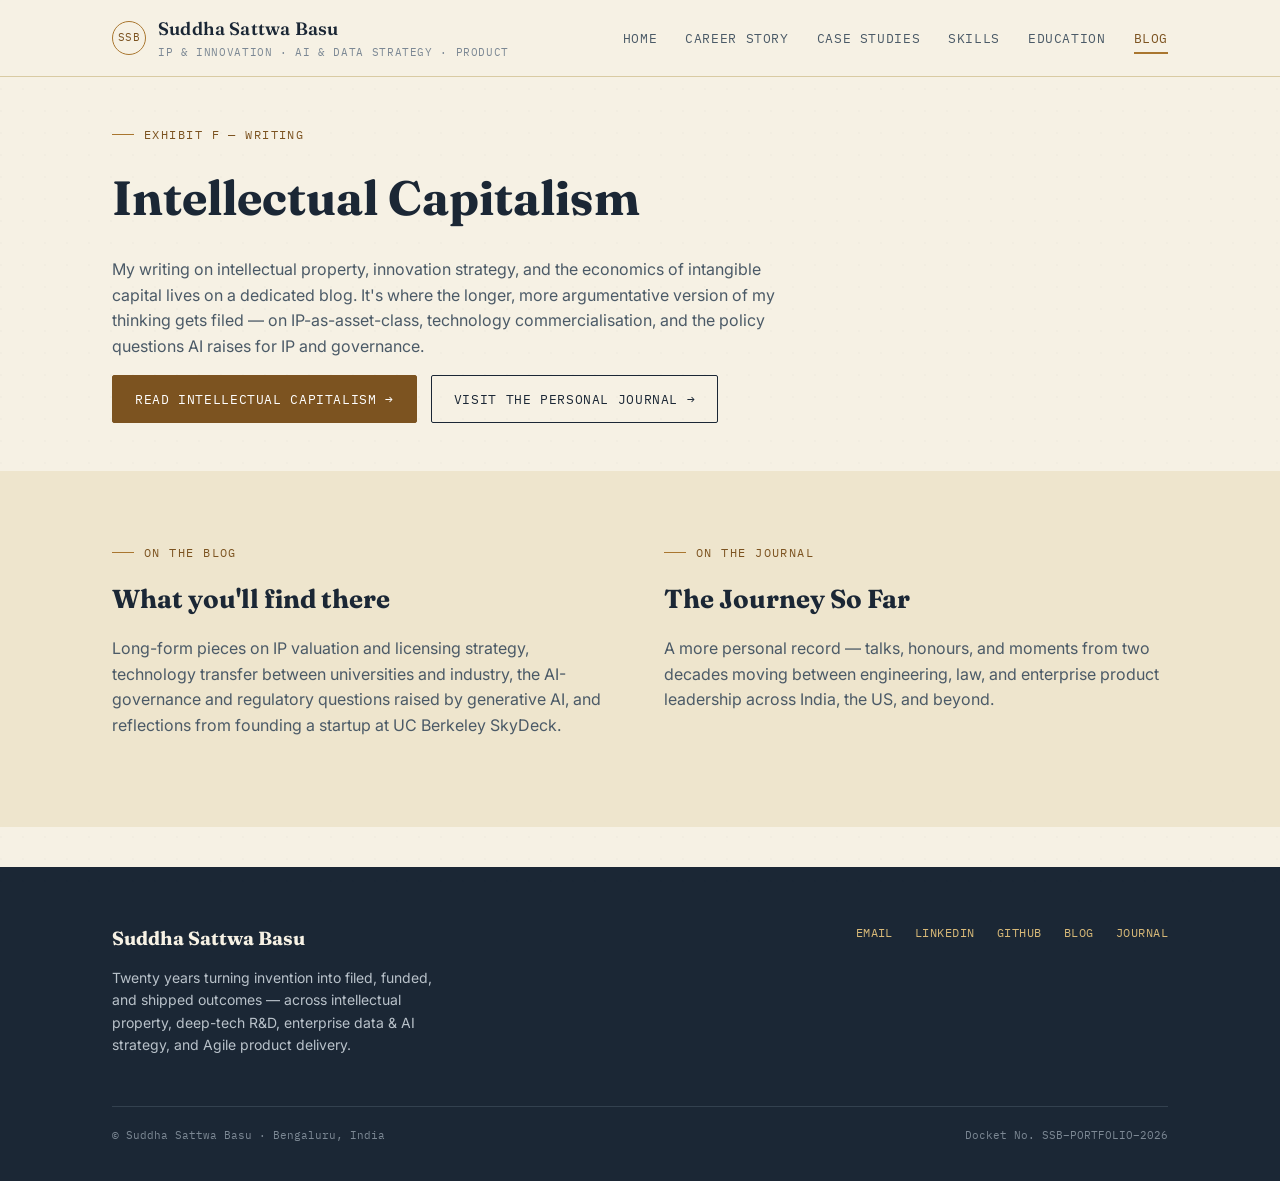
<file: suddha-portfolio/blog.html>
<!doctype html>
<html lang="en">
<head>
<meta charset="utf-8">
<meta name="viewport" content="width=device-width, initial-scale=1">
<title>Blog — Suddha Sattwa Basu</title>
<meta name="description" content="Links to Suddha Sattwa Basu's writing on intellectual property and innovation strategy at Intellectual Capitalism, and his personal journal.">
<link rel="preconnect" href="https://fonts.googleapis.com">
<link rel="preconnect" href="https://fonts.gstatic.com" crossorigin>
<link href="https://fonts.googleapis.com/css2?family=Fraunces:ital,opsz,wght@0,9..144,500;0,9..144,600;0,9..144,700;1,9..144,500&family=Inter:wght@400;500;600;700&family=IBM+Plex+Mono:wght@400;500&display=swap" rel="stylesheet">
<link rel="stylesheet" href="assets/css/style.css">
</head>
<body>
<header class="site-header">
  <div class="wrap">
    <a href="index.html" class="brand">
      <span class="brand-mark">SSB</span>
      <span>
        <span class="brand-name">Suddha Sattwa Basu</span>
        <span class="brand-role">IP &amp; Innovation &middot; AI &amp; Data Strategy &middot; Product</span>
      </span>
    </a>
    <button class="nav-toggle" aria-label="Menu">&#9776;</button>
    <nav class="primary">
      <a href="index.html" class="nav-link">Home</a>
<a href="career-story.html" class="nav-link">Career Story</a>
<a href="case-studies.html" class="nav-link">Case Studies</a>
<a href="skills.html" class="nav-link">Skills</a>
<a href="education.html" class="nav-link">Education</a>
<a href="blog.html" class="nav-link active">Blog</a>

    </nav>
  </div>
</header>

<section class="tight">
  <div class="wrap">
    <div class="eyebrow reveal">Exhibit F &mdash; Writing</div>
    <h1 class="reveal" style="font-family:var(--serif);font-size:clamp(30px,4.4vw,48px);max-width:820px;margin:0 0 20px;">Intellectual Capitalism</h1>
    <p class="prose reveal">My writing on intellectual property, innovation strategy, and the economics of intangible capital lives on a dedicated blog. It's where the longer, more argumentative version of my thinking gets filed &mdash; on IP-as-asset-class, technology commercialisation, and the policy questions AI raises for IP and governance.</p>
    <div class="btn-row reveal">
      <a href="https://intellectualcapitalism.blogspot.com/" target="_blank" rel="noopener" class="btn brass">Read Intellectual Capitalism &rarr;</a>
      <a href="https://suddhasattwabasu.com/" target="_blank" rel="noopener" class="btn outline">Visit the personal journal &rarr;</a>
    </div>
  </div>
</section>

<section class="on-paper">
  <div class="wrap">
    <div class="two-col">
      <div class="reveal">
        <div class="eyebrow">On the Blog</div>
        <h2 style="font-family:var(--serif);font-size:26px;margin:0 0 14px;">What you'll find there</h2>
        <p class="prose">Long-form pieces on IP valuation and licensing strategy, technology transfer between universities and industry, the AI-governance and regulatory questions raised by generative AI, and reflections from founding a startup at UC Berkeley SkyDeck.</p>
      </div>
      <div class="reveal">
        <div class="eyebrow">On the Journal</div>
        <h2 style="font-family:var(--serif);font-size:26px;margin:0 0 14px;">The Journey So Far</h2>
        <p class="prose">A more personal record &mdash; talks, honours, and moments from two decades moving between engineering, law, and enterprise product leadership across India, the US, and beyond.</p>
      </div>
    </div>
  </div>
</section>
<footer class="site-footer">
  <div class="wrap">
    <div class="foot-grid">
      <div>
        <h4>Suddha Sattwa Basu</h4>
        <p>Twenty years turning invention into filed, funded, and shipped outcomes &mdash; across intellectual property, deep-tech R&amp;D, enterprise data &amp; AI strategy, and Agile product delivery.</p>
      </div>
      <div>
        <div class="links">
          <a href="mailto:suddha@berkeley.edu">Email</a>
          <a href="https://www.linkedin.com/in/suddha-sattwa-basu/" target="_blank" rel="noopener">LinkedIn</a>
          <a href="https://github.com/SuddhaSattwaBasu" target="_blank" rel="noopener">GitHub</a>
          <a href="https://intellectualcapitalism.blogspot.com/" target="_blank" rel="noopener">Blog</a>
          <a href="https://suddhasattwabasu.com/" target="_blank" rel="noopener">Journal</a>
        </div>
      </div>
    </div>
    <div class="copyright">
      <span>&copy; Suddha Sattwa Basu &middot; Bengaluru, India</span>
      <span>Docket No. SSB&ndash;PORTFOLIO&ndash;2026</span>
    </div>
  </div>
</footer>
<script src="assets/js/main.js"></script>
</body>
</html>
</file>
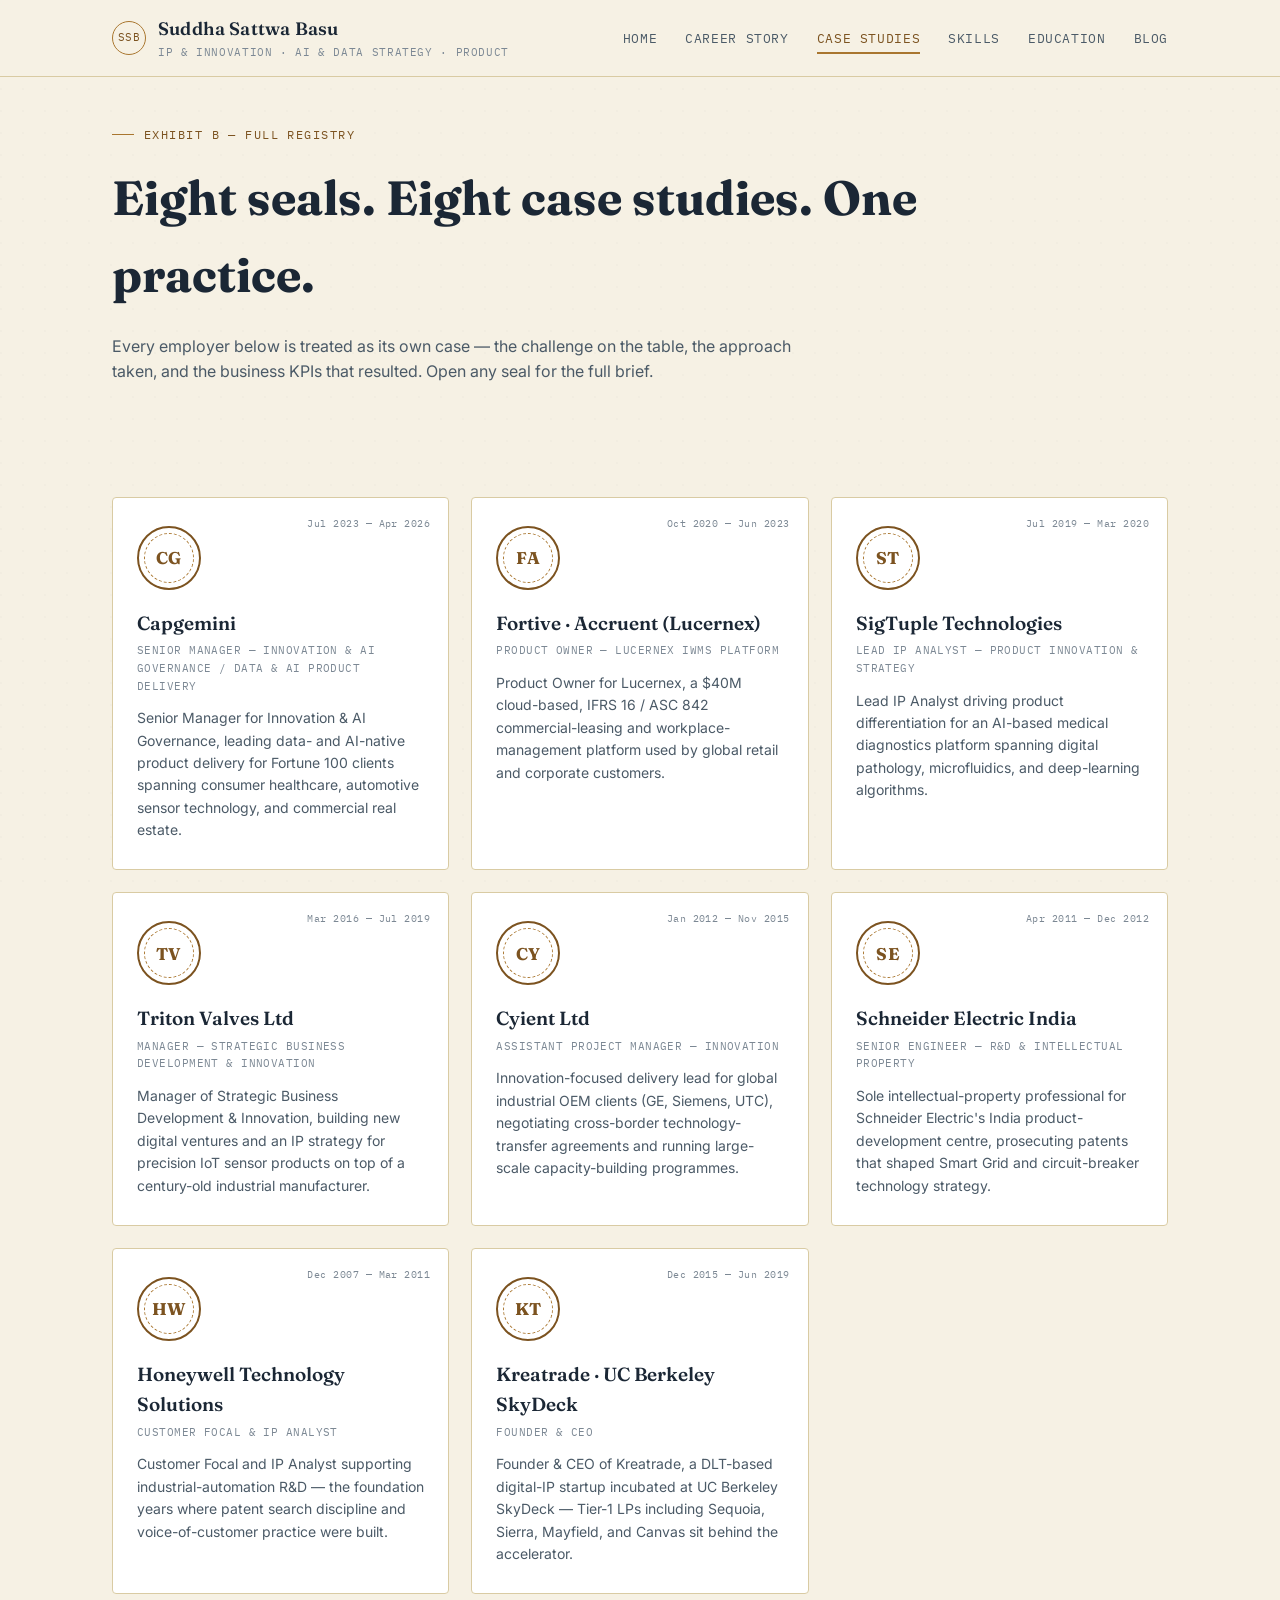
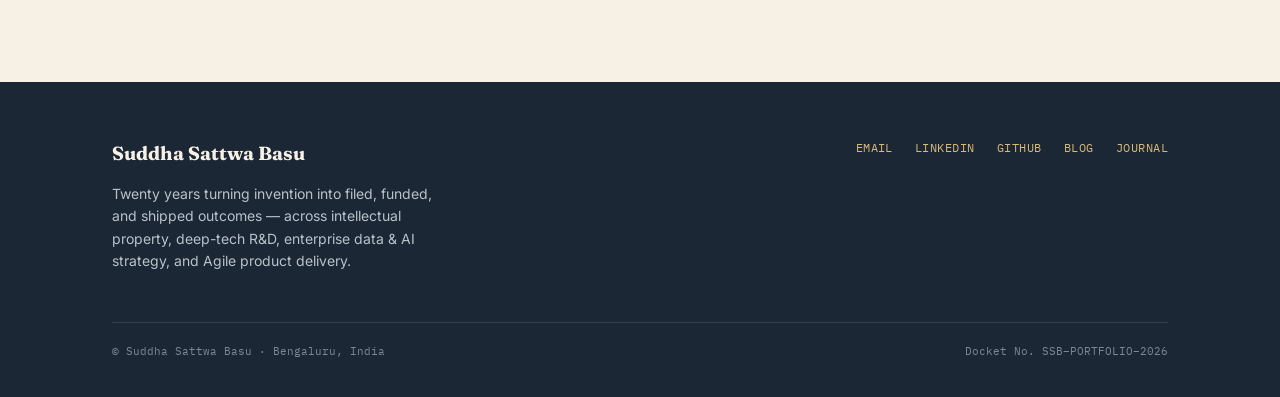
<file: suddha-portfolio/case-studies.html>
<!doctype html>
<html lang="en">
<head>
<meta charset="utf-8">
<meta name="viewport" content="width=device-width, initial-scale=1">
<title>Case Studies — Suddha Sattwa Basu</title>
<meta name="description" content="Case studies by employer, highlighting business KPIs across Capgemini, Fortive/Accruent, SigTuple, Triton Valves, Cyient, Schneider Electric, Honeywell, and Kreatrade.">
<link rel="preconnect" href="https://fonts.googleapis.com">
<link rel="preconnect" href="https://fonts.gstatic.com" crossorigin>
<link href="https://fonts.googleapis.com/css2?family=Fraunces:ital,opsz,wght@0,9..144,500;0,9..144,600;0,9..144,700;1,9..144,500&family=Inter:wght@400;500;600;700&family=IBM+Plex+Mono:wght@400;500&display=swap" rel="stylesheet">
<link rel="stylesheet" href="assets/css/style.css">
</head>
<body>
<header class="site-header">
  <div class="wrap">
    <a href="index.html" class="brand">
      <span class="brand-mark">SSB</span>
      <span>
        <span class="brand-name">Suddha Sattwa Basu</span>
        <span class="brand-role">IP &amp; Innovation &middot; AI &amp; Data Strategy &middot; Product</span>
      </span>
    </a>
    <button class="nav-toggle" aria-label="Menu">&#9776;</button>
    <nav class="primary">
      <a href="index.html" class="nav-link">Home</a>
<a href="career-story.html" class="nav-link">Career Story</a>
<a href="case-studies.html" class="nav-link active">Case Studies</a>
<a href="skills.html" class="nav-link">Skills</a>
<a href="education.html" class="nav-link">Education</a>
<a href="blog.html" class="nav-link">Blog</a>

    </nav>
  </div>
</header>

<section class="tight">
  <div class="wrap">
    <div class="eyebrow reveal">Exhibit B &mdash; Full Registry</div>
    <h1 class="reveal" style="font-family:var(--serif);font-size:clamp(30px,4.4vw,48px);max-width:820px;margin:0 0 20px;">Eight seals. Eight case studies. One practice.</h1>
    <p class="prose reveal">Every employer below is treated as its own case &mdash; the challenge on the table, the approach taken, and the business KPIs that resulted. Open any seal for the full brief.</p>
  </div>
</section>
<section class="tight">
  <div class="wrap">
    <div class="grid-3">
      <a href="case-studies/capgemini.html" class="seal-card reveal">
        <span class="docket">Jul 2023 — Apr 2026</span>
        <div class="seal"><span>CG</span></div>
        <p class="co-name">Capgemini</p>
        <span class="co-role">Senior Manager — Innovation &amp; AI Governance / Data &amp; AI Product Delivery</span>
        <p class="co-kpi">Senior Manager for Innovation &amp; AI Governance, leading data- and AI-native product delivery for Fortune 100 clients spanning consumer healthcare, automotive sensor technology, and commercial real estate.</p>
      </a>
      <a href="case-studies/fortive-accruent.html" class="seal-card reveal">
        <span class="docket">Oct 2020 — Jun 2023</span>
        <div class="seal"><span>FA</span></div>
        <p class="co-name">Fortive &middot; Accruent (Lucernex)</p>
        <span class="co-role">Product Owner — Lucernex IWMS Platform</span>
        <p class="co-kpi">Product Owner for Lucernex, a $40M cloud-based, IFRS 16 / ASC 842 commercial-leasing and workplace-management platform used by global retail and corporate customers.</p>
      </a>
      <a href="case-studies/sigtuple.html" class="seal-card reveal">
        <span class="docket">Jul 2019 — Mar 2020</span>
        <div class="seal"><span>ST</span></div>
        <p class="co-name">SigTuple Technologies</p>
        <span class="co-role">Lead IP Analyst — Product Innovation &amp; Strategy</span>
        <p class="co-kpi">Lead IP Analyst driving product differentiation for an AI-based medical diagnostics platform spanning digital pathology, microfluidics, and deep-learning algorithms.</p>
      </a>
      <a href="case-studies/triton-valves.html" class="seal-card reveal">
        <span class="docket">Mar 2016 — Jul 2019</span>
        <div class="seal"><span>TV</span></div>
        <p class="co-name">Triton Valves Ltd</p>
        <span class="co-role">Manager — Strategic Business Development &amp; Innovation</span>
        <p class="co-kpi">Manager of Strategic Business Development &amp; Innovation, building new digital ventures and an IP strategy for precision IoT sensor products on top of a century-old industrial manufacturer.</p>
      </a>
      <a href="case-studies/cyient.html" class="seal-card reveal">
        <span class="docket">Jan 2012 — Nov 2015</span>
        <div class="seal"><span>CY</span></div>
        <p class="co-name">Cyient Ltd</p>
        <span class="co-role">Assistant Project Manager — Innovation</span>
        <p class="co-kpi">Innovation-focused delivery lead for global industrial OEM clients (GE, Siemens, UTC), negotiating cross-border technology-transfer agreements and running large-scale capacity-building programmes.</p>
      </a>
      <a href="case-studies/schneider-electric.html" class="seal-card reveal">
        <span class="docket">Apr 2011 — Dec 2012</span>
        <div class="seal"><span>SE</span></div>
        <p class="co-name">Schneider Electric India</p>
        <span class="co-role">Senior Engineer — R&amp;D &amp; Intellectual Property</span>
        <p class="co-kpi">Sole intellectual-property professional for Schneider Electric's India product-development centre, prosecuting patents that shaped Smart Grid and circuit-breaker technology strategy.</p>
      </a>
      <a href="case-studies/honeywell.html" class="seal-card reveal">
        <span class="docket">Dec 2007 — Mar 2011</span>
        <div class="seal"><span>HW</span></div>
        <p class="co-name">Honeywell Technology Solutions</p>
        <span class="co-role">Customer Focal &amp; IP Analyst</span>
        <p class="co-kpi">Customer Focal and IP Analyst supporting industrial-automation R&amp;D — the foundation years where patent search discipline and voice-of-customer practice were built.</p>
      </a>
      <a href="case-studies/kreatrade-skydeck.html" class="seal-card reveal">
        <span class="docket">Dec 2015 — Jun 2019</span>
        <div class="seal"><span>KT</span></div>
        <p class="co-name">Kreatrade &middot; UC Berkeley SkyDeck</p>
        <span class="co-role">Founder &amp; CEO</span>
        <p class="co-kpi">Founder &amp; CEO of Kreatrade, a DLT-based digital-IP startup incubated at UC Berkeley SkyDeck — Tier-1 LPs including Sequoia, Sierra, Mayfield, and Canvas sit behind the accelerator.</p>
      </a>
    </div>
  </div>
</section>
<footer class="site-footer">
  <div class="wrap">
    <div class="foot-grid">
      <div>
        <h4>Suddha Sattwa Basu</h4>
        <p>Twenty years turning invention into filed, funded, and shipped outcomes &mdash; across intellectual property, deep-tech R&amp;D, enterprise data &amp; AI strategy, and Agile product delivery.</p>
      </div>
      <div>
        <div class="links">
          <a href="mailto:suddha@berkeley.edu">Email</a>
          <a href="https://www.linkedin.com/in/suddha-sattwa-basu/" target="_blank" rel="noopener">LinkedIn</a>
          <a href="https://github.com/SuddhaSattwaBasu" target="_blank" rel="noopener">GitHub</a>
          <a href="https://intellectualcapitalism.blogspot.com/" target="_blank" rel="noopener">Blog</a>
          <a href="https://suddhasattwabasu.com/" target="_blank" rel="noopener">Journal</a>
        </div>
      </div>
    </div>
    <div class="copyright">
      <span>&copy; Suddha Sattwa Basu &middot; Bengaluru, India</span>
      <span>Docket No. SSB&ndash;PORTFOLIO&ndash;2026</span>
    </div>
  </div>
</footer>
<script src="assets/js/main.js"></script>
</body>
</html>
</file>
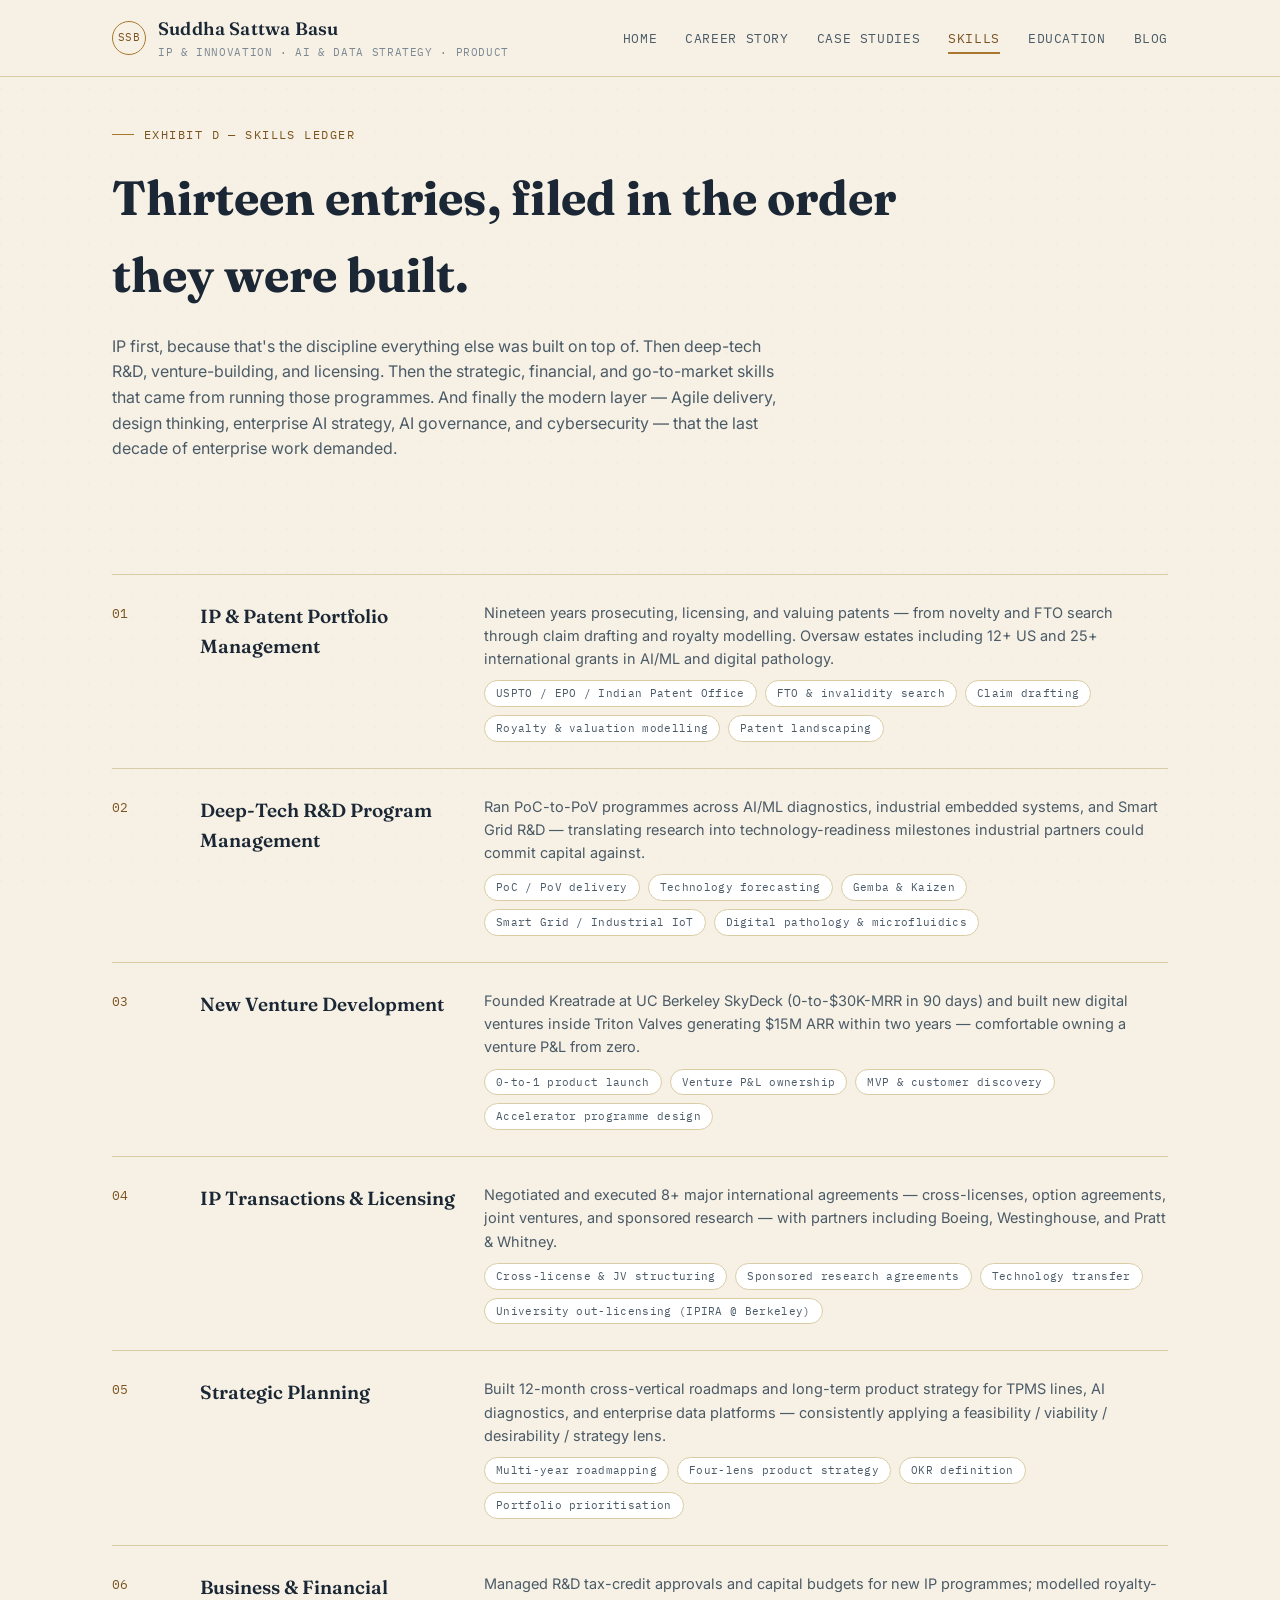
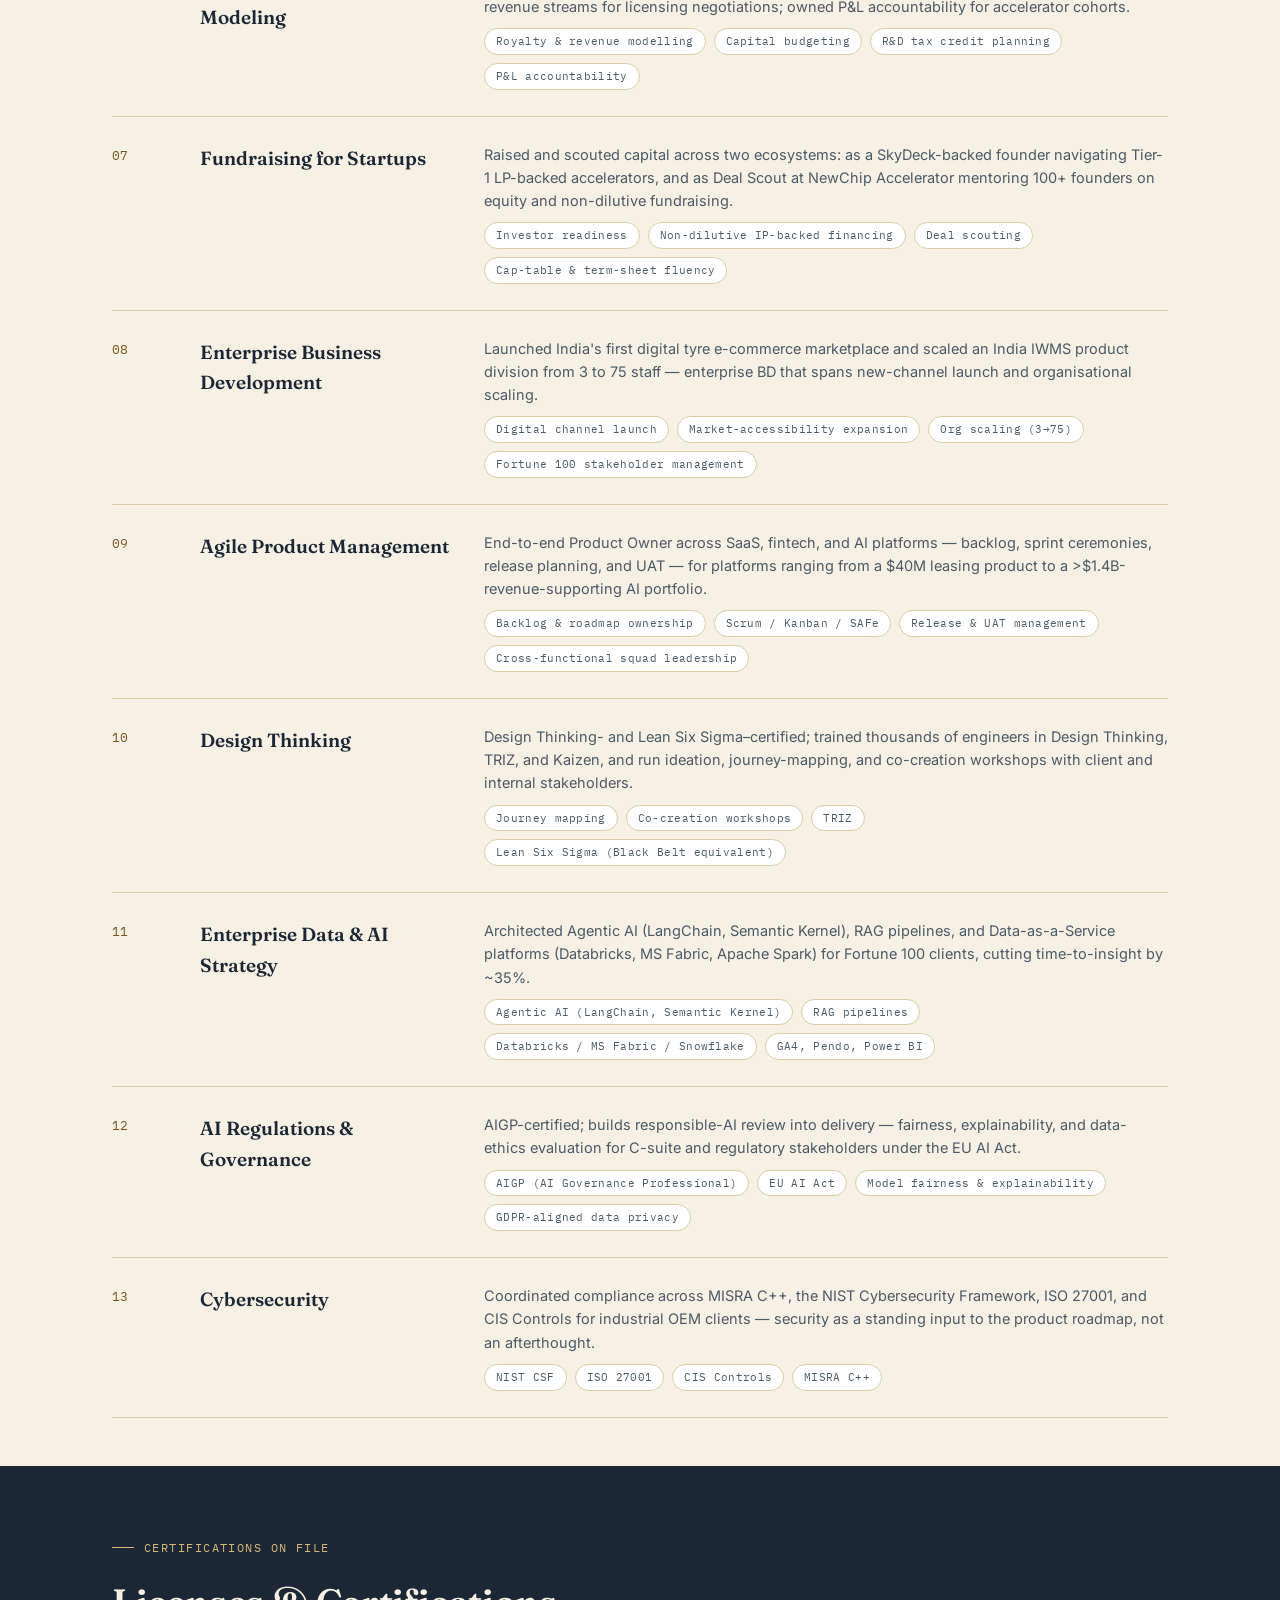
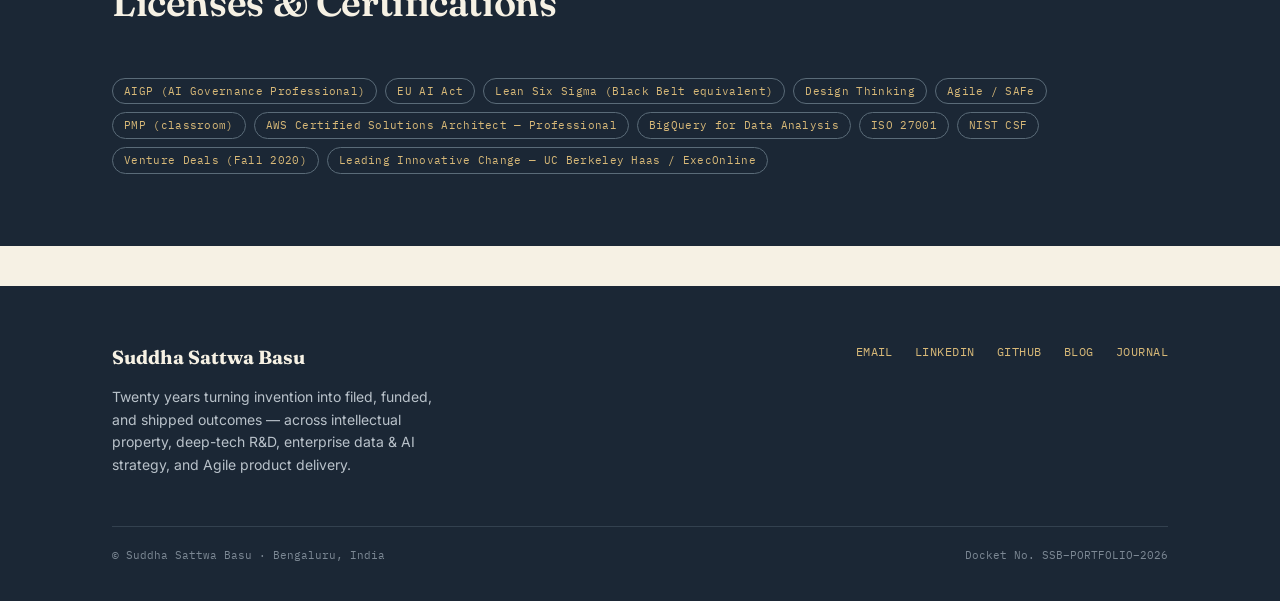
<file: suddha-portfolio/skills.html>
<!doctype html>
<html lang="en">
<head>
<meta charset="utf-8">
<meta name="viewport" content="width=device-width, initial-scale=1">
<title>Skills — Suddha Sattwa Basu</title>
<meta name="description" content="Skills ledger: IP & patent portfolio management, deep-tech R&D, new venture development, IP licensing, strategic planning, financial modeling, fundraising, Agile PM, design thinking, enterprise AI strategy, AI governance, and cybersecurity.">
<link rel="preconnect" href="https://fonts.googleapis.com">
<link rel="preconnect" href="https://fonts.gstatic.com" crossorigin>
<link href="https://fonts.googleapis.com/css2?family=Fraunces:ital,opsz,wght@0,9..144,500;0,9..144,600;0,9..144,700;1,9..144,500&family=Inter:wght@400;500;600;700&family=IBM+Plex+Mono:wght@400;500&display=swap" rel="stylesheet">
<link rel="stylesheet" href="assets/css/style.css">
</head>
<body>
<header class="site-header">
  <div class="wrap">
    <a href="index.html" class="brand">
      <span class="brand-mark">SSB</span>
      <span>
        <span class="brand-name">Suddha Sattwa Basu</span>
        <span class="brand-role">IP &amp; Innovation &middot; AI &amp; Data Strategy &middot; Product</span>
      </span>
    </a>
    <button class="nav-toggle" aria-label="Menu">&#9776;</button>
    <nav class="primary">
      <a href="index.html" class="nav-link">Home</a>
<a href="career-story.html" class="nav-link">Career Story</a>
<a href="case-studies.html" class="nav-link">Case Studies</a>
<a href="skills.html" class="nav-link active">Skills</a>
<a href="education.html" class="nav-link">Education</a>
<a href="blog.html" class="nav-link">Blog</a>

    </nav>
  </div>
</header>

<section class="tight">
  <div class="wrap">
    <div class="eyebrow reveal">Exhibit D &mdash; Skills Ledger</div>
    <h1 class="reveal" style="font-family:var(--serif);font-size:clamp(30px,4.4vw,48px);max-width:820px;margin:0 0 20px;">Thirteen entries, filed in the order they were built.</h1>
    <p class="prose reveal">IP first, because that's the discipline everything else was built on top of. Then deep-tech R&amp;D, venture-building, and licensing. Then the strategic, financial, and go-to-market skills that came from running those programmes. And finally the modern layer &mdash; Agile delivery, design thinking, enterprise AI strategy, AI governance, and cybersecurity &mdash; that the last decade of enterprise work demanded.</p>
  </div>
</section>
<section class="tight">
  <div class="wrap">
    <div class="ledger">
    <div class="ledger-row reveal">
      <div class="ledger-no">01</div>
      <div class="ledger-title">IP &amp; Patent Portfolio Management</div>
      <div class="ledger-desc">Nineteen years prosecuting, licensing, and valuing patents — from novelty and FTO search through claim drafting and royalty modelling. Oversaw estates including 12+ US and 25+ international grants in AI/ML and digital pathology.<div class="tag-row"><span class="tag">USPTO / EPO / Indian Patent Office</span><span class="tag">FTO &amp; invalidity search</span><span class="tag">Claim drafting</span><span class="tag">Royalty &amp; valuation modelling</span><span class="tag">Patent landscaping</span></div></div>
    </div>
    <div class="ledger-row reveal">
      <div class="ledger-no">02</div>
      <div class="ledger-title">Deep-Tech R&amp;D Program Management</div>
      <div class="ledger-desc">Ran PoC-to-PoV programmes across AI/ML diagnostics, industrial embedded systems, and Smart Grid R&amp;D — translating research into technology-readiness milestones industrial partners could commit capital against.<div class="tag-row"><span class="tag">PoC / PoV delivery</span><span class="tag">Technology forecasting</span><span class="tag">Gemba &amp; Kaizen</span><span class="tag">Smart Grid / Industrial IoT</span><span class="tag">Digital pathology &amp; microfluidics</span></div></div>
    </div>
    <div class="ledger-row reveal">
      <div class="ledger-no">03</div>
      <div class="ledger-title">New Venture Development</div>
      <div class="ledger-desc">Founded Kreatrade at UC Berkeley SkyDeck (0-to-$30K-MRR in 90 days) and built new digital ventures inside Triton Valves generating $15M ARR within two years — comfortable owning a venture P&amp;L from zero.<div class="tag-row"><span class="tag">0-to-1 product launch</span><span class="tag">Venture P&amp;L ownership</span><span class="tag">MVP &amp; customer discovery</span><span class="tag">Accelerator programme design</span></div></div>
    </div>
    <div class="ledger-row reveal">
      <div class="ledger-no">04</div>
      <div class="ledger-title">IP Transactions &amp; Licensing</div>
      <div class="ledger-desc">Negotiated and executed 8+ major international agreements — cross-licenses, option agreements, joint ventures, and sponsored research — with partners including Boeing, Westinghouse, and Pratt &amp; Whitney.<div class="tag-row"><span class="tag">Cross-license &amp; JV structuring</span><span class="tag">Sponsored research agreements</span><span class="tag">Technology transfer</span><span class="tag">University out-licensing (IPIRA @ Berkeley)</span></div></div>
    </div>
    <div class="ledger-row reveal">
      <div class="ledger-no">05</div>
      <div class="ledger-title">Strategic Planning</div>
      <div class="ledger-desc">Built 12-month cross-vertical roadmaps and long-term product strategy for TPMS lines, AI diagnostics, and enterprise data platforms &mdash; consistently applying a feasibility / viability / desirability / strategy lens.<div class="tag-row"><span class="tag">Multi-year roadmapping</span><span class="tag">Four-lens product strategy</span><span class="tag">OKR definition</span><span class="tag">Portfolio prioritisation</span></div></div>
    </div>
    <div class="ledger-row reveal">
      <div class="ledger-no">06</div>
      <div class="ledger-title">Business &amp; Financial Modeling</div>
      <div class="ledger-desc">Managed R&amp;D tax-credit approvals and capital budgets for new IP programmes; modelled royalty-revenue streams for licensing negotiations; owned P&amp;L accountability for accelerator cohorts.<div class="tag-row"><span class="tag">Royalty &amp; revenue modelling</span><span class="tag">Capital budgeting</span><span class="tag">R&amp;D tax credit planning</span><span class="tag">P&amp;L accountability</span></div></div>
    </div>
    <div class="ledger-row reveal">
      <div class="ledger-no">07</div>
      <div class="ledger-title">Fundraising for Startups</div>
      <div class="ledger-desc">Raised and scouted capital across two ecosystems: as a SkyDeck-backed founder navigating Tier-1 LP-backed accelerators, and as Deal Scout at NewChip Accelerator mentoring 100+ founders on equity and non-dilutive fundraising.<div class="tag-row"><span class="tag">Investor readiness</span><span class="tag">Non-dilutive IP-backed financing</span><span class="tag">Deal scouting</span><span class="tag">Cap-table &amp; term-sheet fluency</span></div></div>
    </div>
    <div class="ledger-row reveal">
      <div class="ledger-no">08</div>
      <div class="ledger-title">Enterprise Business Development</div>
      <div class="ledger-desc">Launched India's first digital tyre e-commerce marketplace and scaled an India IWMS product division from 3 to 75 staff &mdash; enterprise BD that spans new-channel launch and organisational scaling.<div class="tag-row"><span class="tag">Digital channel launch</span><span class="tag">Market-accessibility expansion</span><span class="tag">Org scaling (3&rarr;75)</span><span class="tag">Fortune 100 stakeholder management</span></div></div>
    </div>
    <div class="ledger-row reveal">
      <div class="ledger-no">09</div>
      <div class="ledger-title">Agile Product Management</div>
      <div class="ledger-desc">End-to-end Product Owner across SaaS, fintech, and AI platforms &mdash; backlog, sprint ceremonies, release planning, and UAT &mdash; for platforms ranging from a $40M leasing product to a >$1.4B-revenue-supporting AI portfolio.<div class="tag-row"><span class="tag">Backlog &amp; roadmap ownership</span><span class="tag">Scrum / Kanban / SAFe</span><span class="tag">Release &amp; UAT management</span><span class="tag">Cross-functional squad leadership</span></div></div>
    </div>
    <div class="ledger-row reveal">
      <div class="ledger-no">10</div>
      <div class="ledger-title">Design Thinking</div>
      <div class="ledger-desc">Design Thinking- and Lean Six Sigma&ndash;certified; trained thousands of engineers in Design Thinking, TRIZ, and Kaizen, and run ideation, journey-mapping, and co-creation workshops with client and internal stakeholders.<div class="tag-row"><span class="tag">Journey mapping</span><span class="tag">Co-creation workshops</span><span class="tag">TRIZ</span><span class="tag">Lean Six Sigma (Black Belt equivalent)</span></div></div>
    </div>
    <div class="ledger-row reveal">
      <div class="ledger-no">11</div>
      <div class="ledger-title">Enterprise Data &amp; AI Strategy</div>
      <div class="ledger-desc">Architected Agentic AI (LangChain, Semantic Kernel), RAG pipelines, and Data-as-a-Service platforms (Databricks, MS Fabric, Apache Spark) for Fortune 100 clients, cutting time-to-insight by ~35%.<div class="tag-row"><span class="tag">Agentic AI (LangChain, Semantic Kernel)</span><span class="tag">RAG pipelines</span><span class="tag">Databricks / MS Fabric / Snowflake</span><span class="tag">GA4, Pendo, Power BI</span></div></div>
    </div>
    <div class="ledger-row reveal">
      <div class="ledger-no">12</div>
      <div class="ledger-title">AI Regulations &amp; Governance</div>
      <div class="ledger-desc">AIGP-certified; builds responsible-AI review into delivery — fairness, explainability, and data-ethics evaluation for C-suite and regulatory stakeholders under the EU AI Act.<div class="tag-row"><span class="tag">AIGP (AI Governance Professional)</span><span class="tag">EU AI Act</span><span class="tag">Model fairness &amp; explainability</span><span class="tag">GDPR-aligned data privacy</span></div></div>
    </div>
    <div class="ledger-row reveal">
      <div class="ledger-no">13</div>
      <div class="ledger-title">Cybersecurity</div>
      <div class="ledger-desc">Coordinated compliance across MISRA C++, the NIST Cybersecurity Framework, ISO 27001, and CIS Controls for industrial OEM clients — security as a standing input to the product roadmap, not an afterthought.<div class="tag-row"><span class="tag">NIST CSF</span><span class="tag">ISO 27001</span><span class="tag">CIS Controls</span><span class="tag">MISRA C++</span></div></div>
    </div>
    </div>
  </div>
</section>
<section class="on-ink">
  <div class="wrap">
    <div class="section-head reveal"><div><div class="eyebrow">Certifications on File</div><h2>Licenses &amp; Certifications</h2></div></div>
    <div class="tag-row reveal">
      <span class="tag" style="background:transparent;color:#D8B978;border-color:#5a6b78;">AIGP (AI Governance Professional)</span>
      <span class="tag" style="background:transparent;color:#D8B978;border-color:#5a6b78;">EU AI Act</span>
      <span class="tag" style="background:transparent;color:#D8B978;border-color:#5a6b78;">Lean Six Sigma (Black Belt equivalent)</span>
      <span class="tag" style="background:transparent;color:#D8B978;border-color:#5a6b78;">Design Thinking</span>
      <span class="tag" style="background:transparent;color:#D8B978;border-color:#5a6b78;">Agile / SAFe</span>
      <span class="tag" style="background:transparent;color:#D8B978;border-color:#5a6b78;">PMP (classroom)</span>
      <span class="tag" style="background:transparent;color:#D8B978;border-color:#5a6b78;">AWS Certified Solutions Architect — Professional</span>
      <span class="tag" style="background:transparent;color:#D8B978;border-color:#5a6b78;">BigQuery for Data Analysis</span>
      <span class="tag" style="background:transparent;color:#D8B978;border-color:#5a6b78;">ISO 27001</span>
      <span class="tag" style="background:transparent;color:#D8B978;border-color:#5a6b78;">NIST CSF</span>
      <span class="tag" style="background:transparent;color:#D8B978;border-color:#5a6b78;">Venture Deals (Fall 2020)</span>
      <span class="tag" style="background:transparent;color:#D8B978;border-color:#5a6b78;">Leading Innovative Change — UC Berkeley Haas / ExecOnline</span>
    </div>
  </div>
</section>
<footer class="site-footer">
  <div class="wrap">
    <div class="foot-grid">
      <div>
        <h4>Suddha Sattwa Basu</h4>
        <p>Twenty years turning invention into filed, funded, and shipped outcomes &mdash; across intellectual property, deep-tech R&amp;D, enterprise data &amp; AI strategy, and Agile product delivery.</p>
      </div>
      <div>
        <div class="links">
          <a href="mailto:suddha@berkeley.edu">Email</a>
          <a href="https://www.linkedin.com/in/suddha-sattwa-basu/" target="_blank" rel="noopener">LinkedIn</a>
          <a href="https://github.com/SuddhaSattwaBasu" target="_blank" rel="noopener">GitHub</a>
          <a href="https://intellectualcapitalism.blogspot.com/" target="_blank" rel="noopener">Blog</a>
          <a href="https://suddhasattwabasu.com/" target="_blank" rel="noopener">Journal</a>
        </div>
      </div>
    </div>
    <div class="copyright">
      <span>&copy; Suddha Sattwa Basu &middot; Bengaluru, India</span>
      <span>Docket No. SSB&ndash;PORTFOLIO&ndash;2026</span>
    </div>
  </div>
</footer>
<script src="assets/js/main.js"></script>
</body>
</html>
</file>
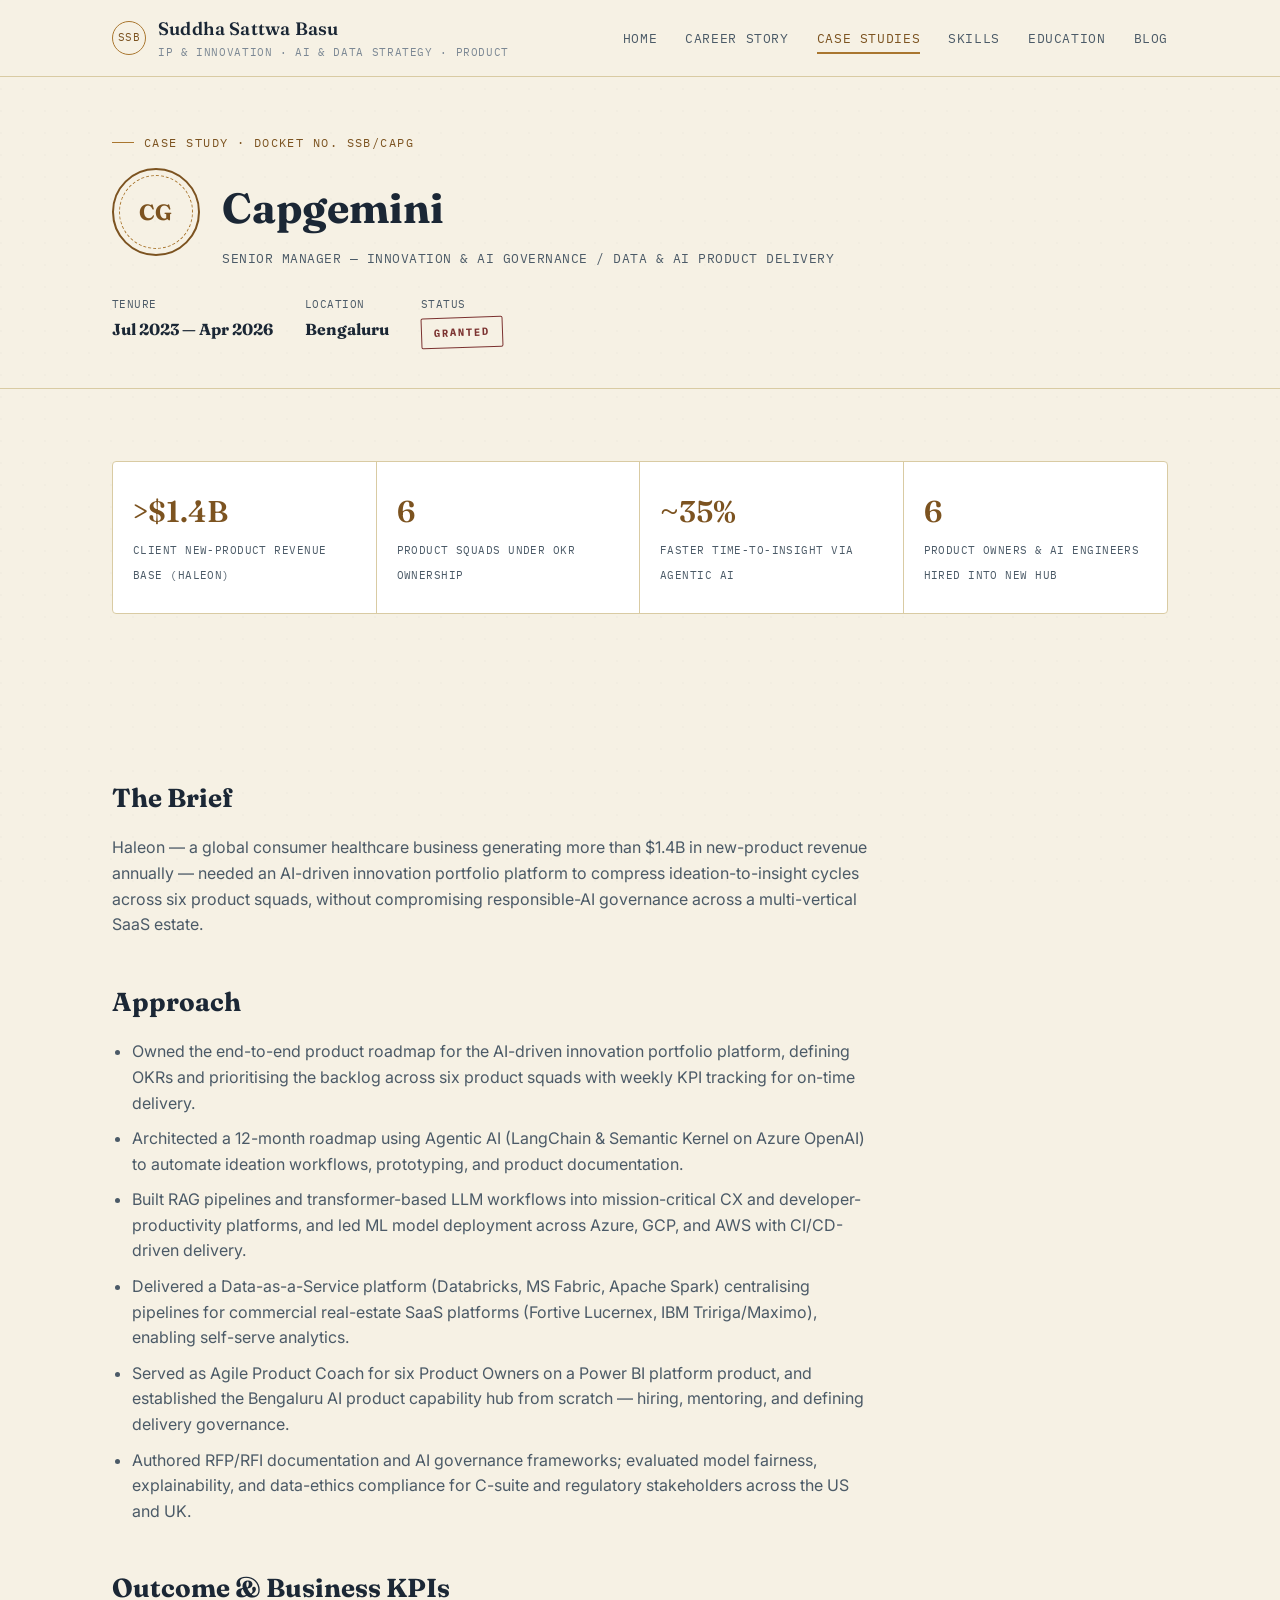
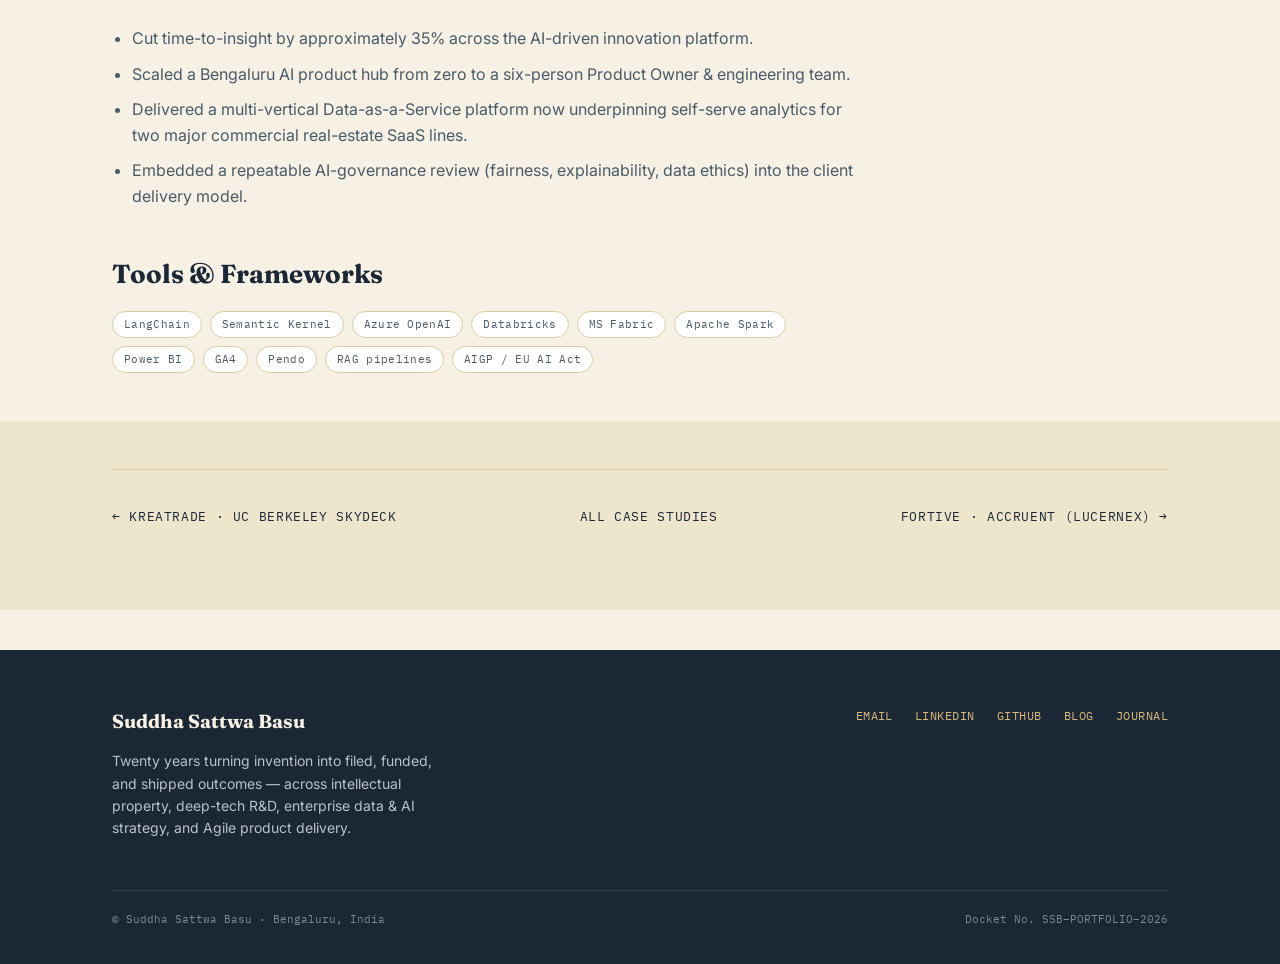
<file: suddha-portfolio/case-studies/capgemini.html>
<!doctype html>
<html lang="en">
<head>
<meta charset="utf-8">
<meta name="viewport" content="width=device-width, initial-scale=1">
<title>Capgemini — Case Study — Suddha Sattwa Basu</title>
<meta name="description" content="Case study: Senior Manager — Innovation &amp; AI Governance / Data &amp; AI Product Delivery at Capgemini, Jul 2023 — Apr 2026.">
<link rel="preconnect" href="https://fonts.googleapis.com">
<link rel="preconnect" href="https://fonts.gstatic.com" crossorigin>
<link href="https://fonts.googleapis.com/css2?family=Fraunces:ital,opsz,wght@0,9..144,500;0,9..144,600;0,9..144,700;1,9..144,500&family=Inter:wght@400;500;600;700&family=IBM+Plex+Mono:wght@400;500&display=swap" rel="stylesheet">
<link rel="stylesheet" href="../assets/css/style.css">
</head>
<body>
<header class="site-header">
  <div class="wrap">
    <a href="../index.html" class="brand">
      <span class="brand-mark">SSB</span>
      <span>
        <span class="brand-name">Suddha Sattwa Basu</span>
        <span class="brand-role">IP &amp; Innovation &middot; AI &amp; Data Strategy &middot; Product</span>
      </span>
    </a>
    <button class="nav-toggle" aria-label="Menu">&#9776;</button>
    <nav class="primary">
      <a href="../index.html" class="nav-link">Home</a>
<a href="../career-story.html" class="nav-link">Career Story</a>
<a href="../case-studies.html" class="nav-link active">Case Studies</a>
<a href="../skills.html" class="nav-link">Skills</a>
<a href="../education.html" class="nav-link">Education</a>
<a href="../blog.html" class="nav-link">Blog</a>

    </nav>
  </div>
</header>

<section class="cs-hero">
  <div class="wrap">
    <div class="eyebrow reveal">Case Study &middot; Docket No. SSB/CAPG</div>
    <div style="display:flex;align-items:center;gap:22px;flex-wrap:wrap;" class="reveal">
      <div class="seal"><span>CG</span></div>
      <div>
        <h1 style="font-family:var(--serif);font-size:clamp(28px,4vw,42px);margin:0 0 6px;">Capgemini</h1>
        <p style="font-family:var(--mono);font-size:12.5px;color:var(--ink-soft);text-transform:uppercase;letter-spacing:.04em;margin:0;">Senior Manager — Innovation &amp; AI Governance / Data &amp; AI Product Delivery</p>
      </div>
    </div>
    <div class="cs-meta-strip reveal">
      <div>Tenure<strong>Jul 2023 — Apr 2026</strong></div>
      <div>Location<strong>Bengaluru</strong></div>
      <div>Status<strong><span class="stamp">Granted</span></strong></div>
    </div>
  </div>
</section>

<section>
  <div class="wrap">
    <div class="kpi-strip reveal"><div class="kpi"><span class="num">&gt;$1.4B</span><span class="label">Client new-product revenue base (Haleon)</span></div><div class="kpi"><span class="num">6</span><span class="label">Product squads under OKR ownership</span></div><div class="kpi"><span class="num">~35%</span><span class="label">Faster time-to-insight via Agentic AI</span></div><div class="kpi"><span class="num">6</span><span class="label">Product Owners &amp; AI engineers hired into new hub</span></div></div>
  </div>
</section>

<section class="tight">
  <div class="wrap">
    <div class="cs-body reveal">
      <h2>The Brief</h2>
      <p style="color:var(--ink-soft);">Haleon — a global consumer healthcare business generating more than $1.4B in new-product revenue annually — needed an AI-driven innovation portfolio platform to compress ideation-to-insight cycles across six product squads, without compromising responsible-AI governance across a multi-vertical SaaS estate.</p>
      <h2>Approach</h2>
      <ul><li>Owned the end-to-end product roadmap for the AI-driven innovation portfolio platform, defining OKRs and prioritising the backlog across six product squads with weekly KPI tracking for on-time delivery.</li><li>Architected a 12-month roadmap using Agentic AI (LangChain &amp; Semantic Kernel on Azure OpenAI) to automate ideation workflows, prototyping, and product documentation.</li><li>Built RAG pipelines and transformer-based LLM workflows into mission-critical CX and developer-productivity platforms, and led ML model deployment across Azure, GCP, and AWS with CI/CD-driven delivery.</li><li>Delivered a Data-as-a-Service platform (Databricks, MS Fabric, Apache Spark) centralising pipelines for commercial real-estate SaaS platforms (Fortive Lucernex, IBM Tririga/Maximo), enabling self-serve analytics.</li><li>Served as Agile Product Coach for six Product Owners on a Power BI platform product, and established the Bengaluru AI product capability hub from scratch — hiring, mentoring, and defining delivery governance.</li><li>Authored RFP/RFI documentation and AI governance frameworks; evaluated model fairness, explainability, and data-ethics compliance for C-suite and regulatory stakeholders across the US and UK.</li></ul>
      <h2>Outcome &amp; Business KPIs</h2>
      <ul><li>Cut time-to-insight by approximately 35% across the AI-driven innovation platform.</li><li>Scaled a Bengaluru AI product hub from zero to a six-person Product Owner &amp; engineering team.</li><li>Delivered a multi-vertical Data-as-a-Service platform now underpinning self-serve analytics for two major commercial real-estate SaaS lines.</li><li>Embedded a repeatable AI-governance review (fairness, explainability, data ethics) into the client delivery model.</li></ul>
      <h2>Tools &amp; Frameworks</h2>
      <div class="tag-row"><span class="tag">LangChain</span><span class="tag">Semantic Kernel</span><span class="tag">Azure OpenAI</span><span class="tag">Databricks</span><span class="tag">MS Fabric</span><span class="tag">Apache Spark</span><span class="tag">Power BI</span><span class="tag">GA4</span><span class="tag">Pendo</span><span class="tag">RAG pipelines</span><span class="tag">AIGP / EU AI Act</span></div>
    </div>
  </div>
</section>

<section class="on-paper tight">
  <div class="wrap">
    <div class="pager reveal">
      <a href="kreatrade-skydeck.html">&larr; Kreatrade &middot; UC Berkeley SkyDeck</a>
      <a href="../case-studies.html">All case studies</a>
      <a href="fortive-accruent.html">Fortive &middot; Accruent (Lucernex) &rarr;</a>
    </div>
  </div>
</section>
<footer class="site-footer">
  <div class="wrap">
    <div class="foot-grid">
      <div>
        <h4>Suddha Sattwa Basu</h4>
        <p>Twenty years turning invention into filed, funded, and shipped outcomes &mdash; across intellectual property, deep-tech R&amp;D, enterprise data &amp; AI strategy, and Agile product delivery.</p>
      </div>
      <div>
        <div class="links">
          <a href="mailto:suddha@berkeley.edu">Email</a>
          <a href="https://www.linkedin.com/in/suddha-sattwa-basu/" target="_blank" rel="noopener">LinkedIn</a>
          <a href="https://github.com/SuddhaSattwaBasu" target="_blank" rel="noopener">GitHub</a>
          <a href="https://intellectualcapitalism.blogspot.com/" target="_blank" rel="noopener">Blog</a>
          <a href="https://suddhasattwabasu.com/" target="_blank" rel="noopener">Journal</a>
        </div>
      </div>
    </div>
    <div class="copyright">
      <span>&copy; Suddha Sattwa Basu &middot; Bengaluru, India</span>
      <span>Docket No. SSB&ndash;PORTFOLIO&ndash;2026</span>
    </div>
  </div>
</footer>
<script src="../assets/js/main.js"></script>
</body>
</html>
</file>
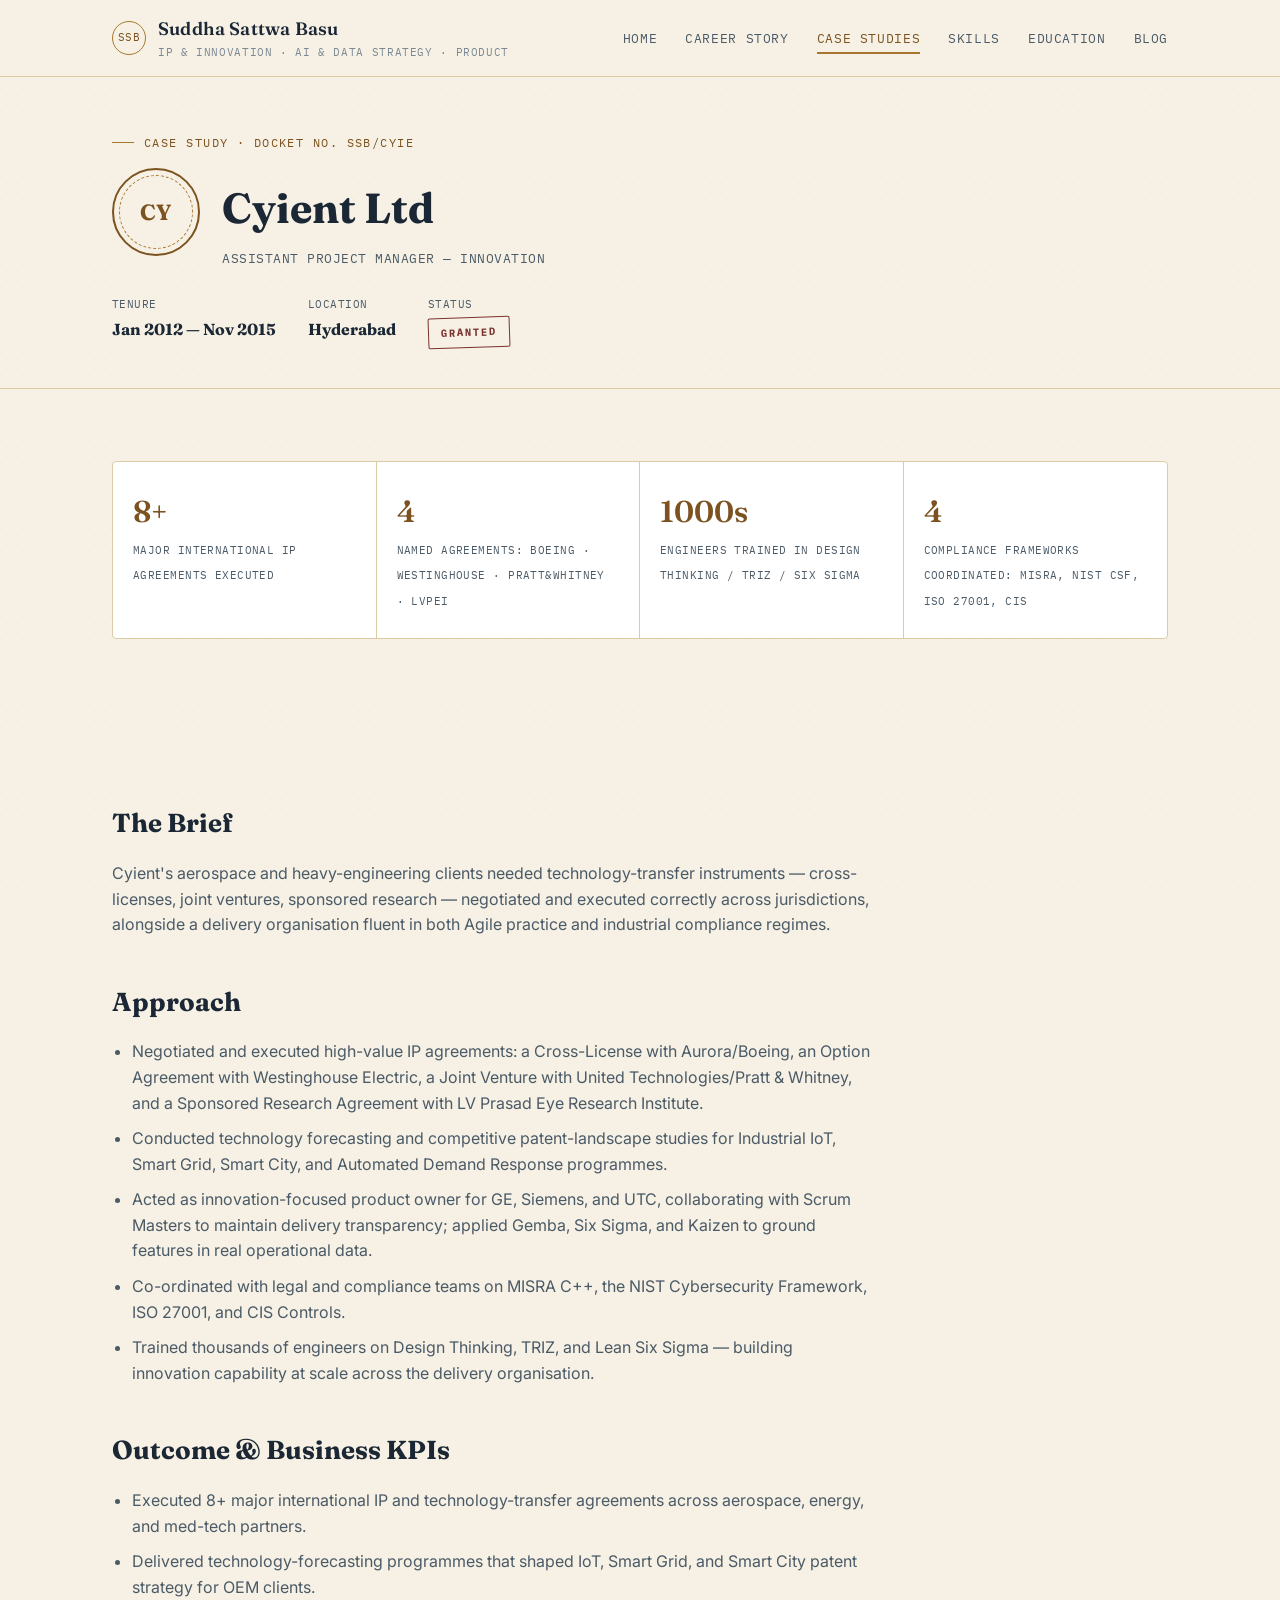
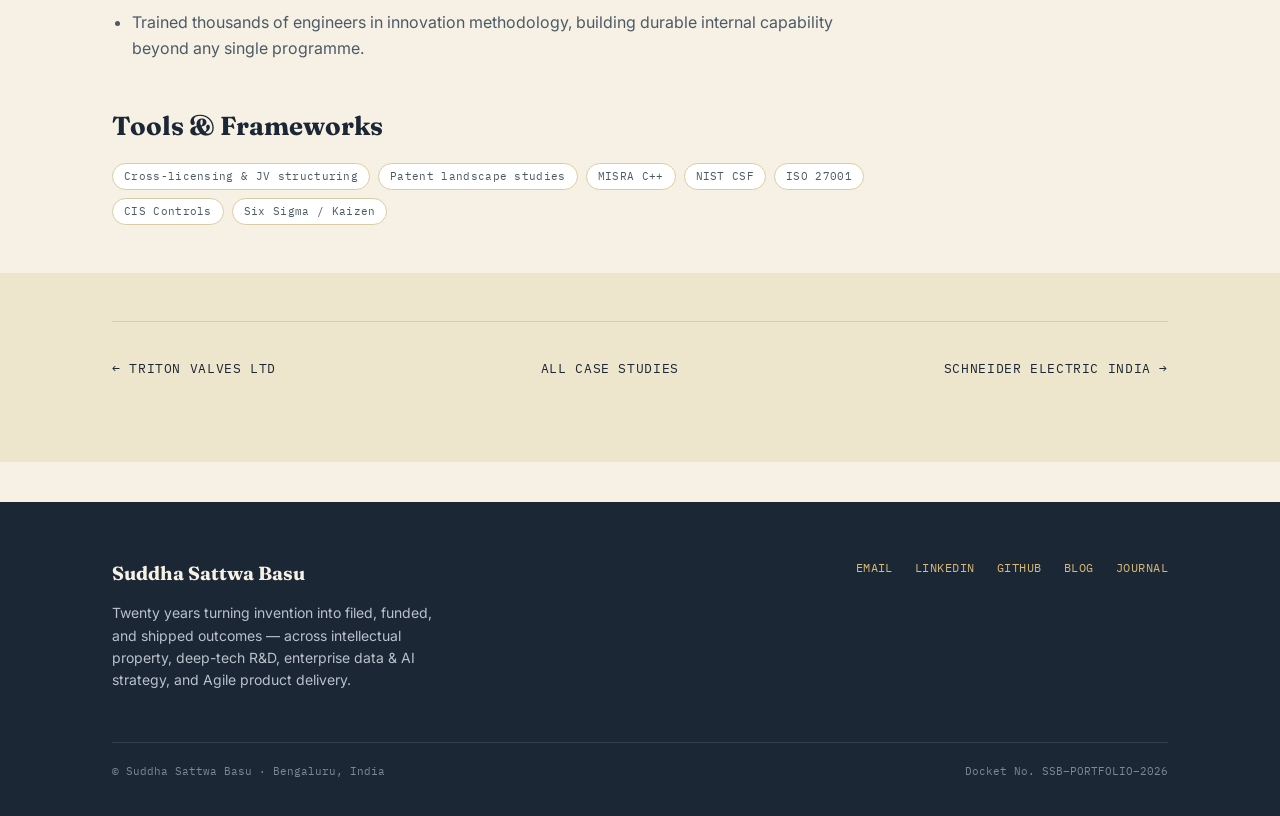
<file: suddha-portfolio/case-studies/cyient.html>
<!doctype html>
<html lang="en">
<head>
<meta charset="utf-8">
<meta name="viewport" content="width=device-width, initial-scale=1">
<title>Cyient Ltd — Case Study — Suddha Sattwa Basu</title>
<meta name="description" content="Case study: Assistant Project Manager — Innovation at Cyient Ltd, Jan 2012 — Nov 2015.">
<link rel="preconnect" href="https://fonts.googleapis.com">
<link rel="preconnect" href="https://fonts.gstatic.com" crossorigin>
<link href="https://fonts.googleapis.com/css2?family=Fraunces:ital,opsz,wght@0,9..144,500;0,9..144,600;0,9..144,700;1,9..144,500&family=Inter:wght@400;500;600;700&family=IBM+Plex+Mono:wght@400;500&display=swap" rel="stylesheet">
<link rel="stylesheet" href="../assets/css/style.css">
</head>
<body>
<header class="site-header">
  <div class="wrap">
    <a href="../index.html" class="brand">
      <span class="brand-mark">SSB</span>
      <span>
        <span class="brand-name">Suddha Sattwa Basu</span>
        <span class="brand-role">IP &amp; Innovation &middot; AI &amp; Data Strategy &middot; Product</span>
      </span>
    </a>
    <button class="nav-toggle" aria-label="Menu">&#9776;</button>
    <nav class="primary">
      <a href="../index.html" class="nav-link">Home</a>
<a href="../career-story.html" class="nav-link">Career Story</a>
<a href="../case-studies.html" class="nav-link active">Case Studies</a>
<a href="../skills.html" class="nav-link">Skills</a>
<a href="../education.html" class="nav-link">Education</a>
<a href="../blog.html" class="nav-link">Blog</a>

    </nav>
  </div>
</header>

<section class="cs-hero">
  <div class="wrap">
    <div class="eyebrow reveal">Case Study &middot; Docket No. SSB/CYIE</div>
    <div style="display:flex;align-items:center;gap:22px;flex-wrap:wrap;" class="reveal">
      <div class="seal"><span>CY</span></div>
      <div>
        <h1 style="font-family:var(--serif);font-size:clamp(28px,4vw,42px);margin:0 0 6px;">Cyient Ltd</h1>
        <p style="font-family:var(--mono);font-size:12.5px;color:var(--ink-soft);text-transform:uppercase;letter-spacing:.04em;margin:0;">Assistant Project Manager — Innovation</p>
      </div>
    </div>
    <div class="cs-meta-strip reveal">
      <div>Tenure<strong>Jan 2012 — Nov 2015</strong></div>
      <div>Location<strong>Hyderabad</strong></div>
      <div>Status<strong><span class="stamp">Granted</span></strong></div>
    </div>
  </div>
</section>

<section>
  <div class="wrap">
    <div class="kpi-strip reveal"><div class="kpi"><span class="num">8+</span><span class="label">Major international IP agreements executed</span></div><div class="kpi"><span class="num">4</span><span class="label">Named agreements: Boeing &middot; Westinghouse &middot; Pratt&amp;Whitney &middot; LVPEI</span></div><div class="kpi"><span class="num">1000s</span><span class="label">Engineers trained in Design Thinking / TRIZ / Six Sigma</span></div><div class="kpi"><span class="num">4</span><span class="label">Compliance frameworks coordinated: MISRA, NIST CSF, ISO 27001, CIS</span></div></div>
  </div>
</section>

<section class="tight">
  <div class="wrap">
    <div class="cs-body reveal">
      <h2>The Brief</h2>
      <p style="color:var(--ink-soft);">Cyient's aerospace and heavy-engineering clients needed technology-transfer instruments — cross-licenses, joint ventures, sponsored research — negotiated and executed correctly across jurisdictions, alongside a delivery organisation fluent in both Agile practice and industrial compliance regimes.</p>
      <h2>Approach</h2>
      <ul><li>Negotiated and executed high-value IP agreements: a Cross-License with Aurora/Boeing, an Option Agreement with Westinghouse Electric, a Joint Venture with United Technologies/Pratt &amp; Whitney, and a Sponsored Research Agreement with LV Prasad Eye Research Institute.</li><li>Conducted technology forecasting and competitive patent-landscape studies for Industrial IoT, Smart Grid, Smart City, and Automated Demand Response programmes.</li><li>Acted as innovation-focused product owner for GE, Siemens, and UTC, collaborating with Scrum Masters to maintain delivery transparency; applied Gemba, Six Sigma, and Kaizen to ground features in real operational data.</li><li>Co-ordinated with legal and compliance teams on MISRA C++, the NIST Cybersecurity Framework, ISO 27001, and CIS Controls.</li><li>Trained thousands of engineers on Design Thinking, TRIZ, and Lean Six Sigma — building innovation capability at scale across the delivery organisation.</li></ul>
      <h2>Outcome &amp; Business KPIs</h2>
      <ul><li>Executed 8+ major international IP and technology-transfer agreements across aerospace, energy, and med-tech partners.</li><li>Delivered technology-forecasting programmes that shaped IoT, Smart Grid, and Smart City patent strategy for OEM clients.</li><li>Trained thousands of engineers in innovation methodology, building durable internal capability beyond any single programme.</li></ul>
      <h2>Tools &amp; Frameworks</h2>
      <div class="tag-row"><span class="tag">Cross-licensing &amp; JV structuring</span><span class="tag">Patent landscape studies</span><span class="tag">MISRA C++</span><span class="tag">NIST CSF</span><span class="tag">ISO 27001</span><span class="tag">CIS Controls</span><span class="tag">Six Sigma / Kaizen</span></div>
    </div>
  </div>
</section>

<section class="on-paper tight">
  <div class="wrap">
    <div class="pager reveal">
      <a href="triton-valves.html">&larr; Triton Valves Ltd</a>
      <a href="../case-studies.html">All case studies</a>
      <a href="schneider-electric.html">Schneider Electric India &rarr;</a>
    </div>
  </div>
</section>
<footer class="site-footer">
  <div class="wrap">
    <div class="foot-grid">
      <div>
        <h4>Suddha Sattwa Basu</h4>
        <p>Twenty years turning invention into filed, funded, and shipped outcomes &mdash; across intellectual property, deep-tech R&amp;D, enterprise data &amp; AI strategy, and Agile product delivery.</p>
      </div>
      <div>
        <div class="links">
          <a href="mailto:suddha@berkeley.edu">Email</a>
          <a href="https://www.linkedin.com/in/suddha-sattwa-basu/" target="_blank" rel="noopener">LinkedIn</a>
          <a href="https://github.com/SuddhaSattwaBasu" target="_blank" rel="noopener">GitHub</a>
          <a href="https://intellectualcapitalism.blogspot.com/" target="_blank" rel="noopener">Blog</a>
          <a href="https://suddhasattwabasu.com/" target="_blank" rel="noopener">Journal</a>
        </div>
      </div>
    </div>
    <div class="copyright">
      <span>&copy; Suddha Sattwa Basu &middot; Bengaluru, India</span>
      <span>Docket No. SSB&ndash;PORTFOLIO&ndash;2026</span>
    </div>
  </div>
</footer>
<script src="../assets/js/main.js"></script>
</body>
</html>
</file>
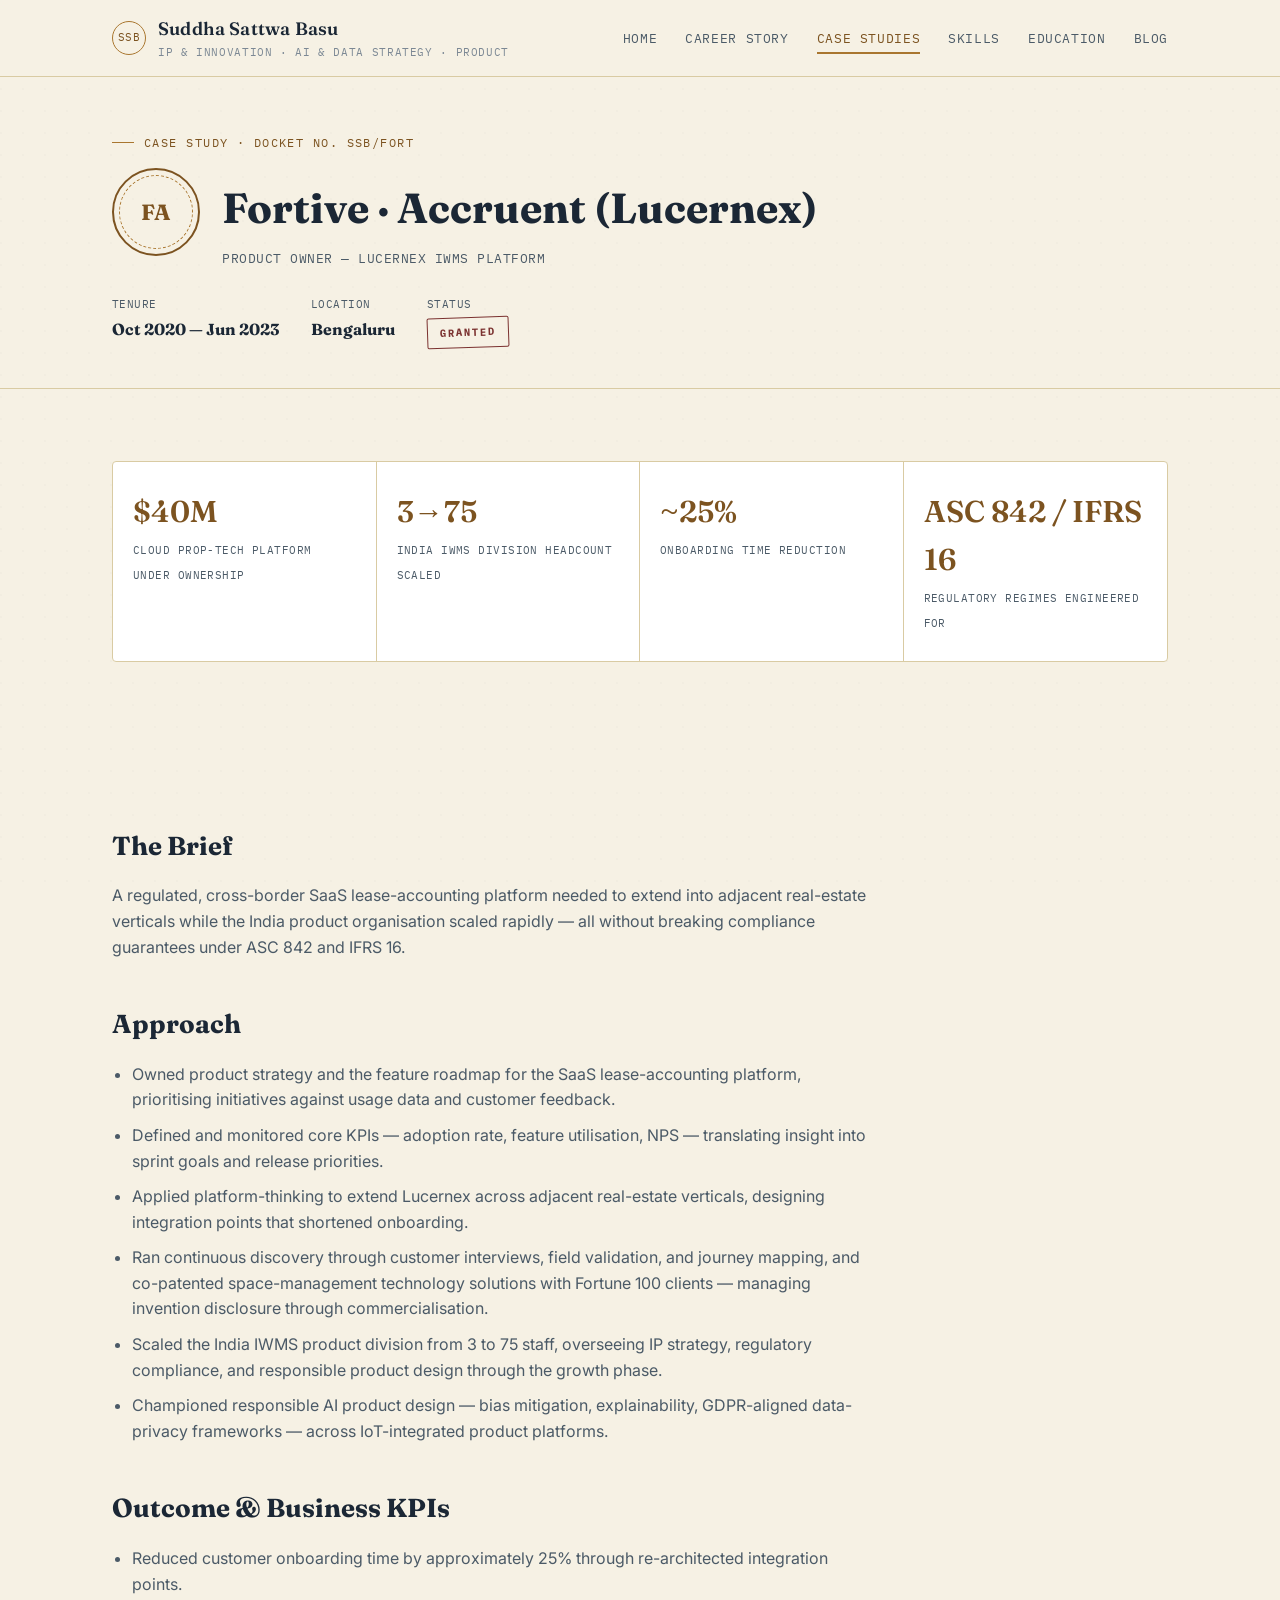
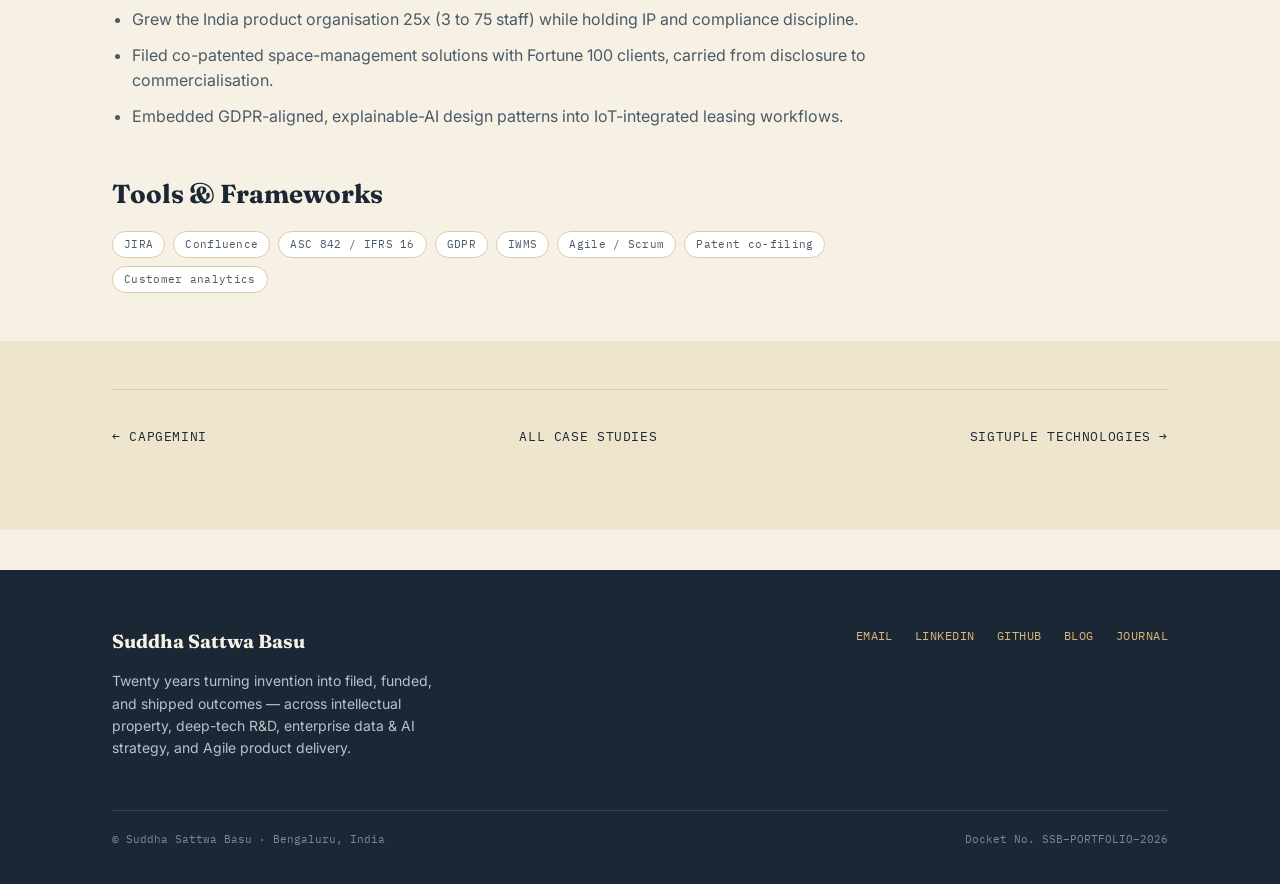
<file: suddha-portfolio/case-studies/fortive-accruent.html>
<!doctype html>
<html lang="en">
<head>
<meta charset="utf-8">
<meta name="viewport" content="width=device-width, initial-scale=1">
<title>Fortive &middot; Accruent (Lucernex) — Case Study — Suddha Sattwa Basu</title>
<meta name="description" content="Case study: Product Owner — Lucernex IWMS Platform at Fortive &middot; Accruent (Lucernex), Oct 2020 — Jun 2023.">
<link rel="preconnect" href="https://fonts.googleapis.com">
<link rel="preconnect" href="https://fonts.gstatic.com" crossorigin>
<link href="https://fonts.googleapis.com/css2?family=Fraunces:ital,opsz,wght@0,9..144,500;0,9..144,600;0,9..144,700;1,9..144,500&family=Inter:wght@400;500;600;700&family=IBM+Plex+Mono:wght@400;500&display=swap" rel="stylesheet">
<link rel="stylesheet" href="../assets/css/style.css">
</head>
<body>
<header class="site-header">
  <div class="wrap">
    <a href="../index.html" class="brand">
      <span class="brand-mark">SSB</span>
      <span>
        <span class="brand-name">Suddha Sattwa Basu</span>
        <span class="brand-role">IP &amp; Innovation &middot; AI &amp; Data Strategy &middot; Product</span>
      </span>
    </a>
    <button class="nav-toggle" aria-label="Menu">&#9776;</button>
    <nav class="primary">
      <a href="../index.html" class="nav-link">Home</a>
<a href="../career-story.html" class="nav-link">Career Story</a>
<a href="../case-studies.html" class="nav-link active">Case Studies</a>
<a href="../skills.html" class="nav-link">Skills</a>
<a href="../education.html" class="nav-link">Education</a>
<a href="../blog.html" class="nav-link">Blog</a>

    </nav>
  </div>
</header>

<section class="cs-hero">
  <div class="wrap">
    <div class="eyebrow reveal">Case Study &middot; Docket No. SSB/FORT</div>
    <div style="display:flex;align-items:center;gap:22px;flex-wrap:wrap;" class="reveal">
      <div class="seal"><span>FA</span></div>
      <div>
        <h1 style="font-family:var(--serif);font-size:clamp(28px,4vw,42px);margin:0 0 6px;">Fortive &middot; Accruent (Lucernex)</h1>
        <p style="font-family:var(--mono);font-size:12.5px;color:var(--ink-soft);text-transform:uppercase;letter-spacing:.04em;margin:0;">Product Owner — Lucernex IWMS Platform</p>
      </div>
    </div>
    <div class="cs-meta-strip reveal">
      <div>Tenure<strong>Oct 2020 — Jun 2023</strong></div>
      <div>Location<strong>Bengaluru</strong></div>
      <div>Status<strong><span class="stamp">Granted</span></strong></div>
    </div>
  </div>
</section>

<section>
  <div class="wrap">
    <div class="kpi-strip reveal"><div class="kpi"><span class="num">$40M</span><span class="label">Cloud prop-tech platform under ownership</span></div><div class="kpi"><span class="num">3&rarr;75</span><span class="label">India IWMS division headcount scaled</span></div><div class="kpi"><span class="num">~25%</span><span class="label">Onboarding time reduction</span></div><div class="kpi"><span class="num">ASC 842 / IFRS 16</span><span class="label">Regulatory regimes engineered for</span></div></div>
  </div>
</section>

<section class="tight">
  <div class="wrap">
    <div class="cs-body reveal">
      <h2>The Brief</h2>
      <p style="color:var(--ink-soft);">A regulated, cross-border SaaS lease-accounting platform needed to extend into adjacent real-estate verticals while the India product organisation scaled rapidly — all without breaking compliance guarantees under ASC 842 and IFRS 16.</p>
      <h2>Approach</h2>
      <ul><li>Owned product strategy and the feature roadmap for the SaaS lease-accounting platform, prioritising initiatives against usage data and customer feedback.</li><li>Defined and monitored core KPIs — adoption rate, feature utilisation, NPS — translating insight into sprint goals and release priorities.</li><li>Applied platform-thinking to extend Lucernex across adjacent real-estate verticals, designing integration points that shortened onboarding.</li><li>Ran continuous discovery through customer interviews, field validation, and journey mapping, and co-patented space-management technology solutions with Fortune 100 clients — managing invention disclosure through commercialisation.</li><li>Scaled the India IWMS product division from 3 to 75 staff, overseeing IP strategy, regulatory compliance, and responsible product design through the growth phase.</li><li>Championed responsible AI product design — bias mitigation, explainability, GDPR-aligned data-privacy frameworks — across IoT-integrated product platforms.</li></ul>
      <h2>Outcome &amp; Business KPIs</h2>
      <ul><li>Reduced customer onboarding time by approximately 25% through re-architected integration points.</li><li>Grew the India product organisation 25x (3 to 75 staff) while holding IP and compliance discipline.</li><li>Filed co-patented space-management solutions with Fortune 100 clients, carried from disclosure to commercialisation.</li><li>Embedded GDPR-aligned, explainable-AI design patterns into IoT-integrated leasing workflows.</li></ul>
      <h2>Tools &amp; Frameworks</h2>
      <div class="tag-row"><span class="tag">JIRA</span><span class="tag">Confluence</span><span class="tag">ASC 842 / IFRS 16</span><span class="tag">GDPR</span><span class="tag">IWMS</span><span class="tag">Agile / Scrum</span><span class="tag">Patent co-filing</span><span class="tag">Customer analytics</span></div>
    </div>
  </div>
</section>

<section class="on-paper tight">
  <div class="wrap">
    <div class="pager reveal">
      <a href="capgemini.html">&larr; Capgemini</a>
      <a href="../case-studies.html">All case studies</a>
      <a href="sigtuple.html">SigTuple Technologies &rarr;</a>
    </div>
  </div>
</section>
<footer class="site-footer">
  <div class="wrap">
    <div class="foot-grid">
      <div>
        <h4>Suddha Sattwa Basu</h4>
        <p>Twenty years turning invention into filed, funded, and shipped outcomes &mdash; across intellectual property, deep-tech R&amp;D, enterprise data &amp; AI strategy, and Agile product delivery.</p>
      </div>
      <div>
        <div class="links">
          <a href="mailto:suddha@berkeley.edu">Email</a>
          <a href="https://www.linkedin.com/in/suddha-sattwa-basu/" target="_blank" rel="noopener">LinkedIn</a>
          <a href="https://github.com/SuddhaSattwaBasu" target="_blank" rel="noopener">GitHub</a>
          <a href="https://intellectualcapitalism.blogspot.com/" target="_blank" rel="noopener">Blog</a>
          <a href="https://suddhasattwabasu.com/" target="_blank" rel="noopener">Journal</a>
        </div>
      </div>
    </div>
    <div class="copyright">
      <span>&copy; Suddha Sattwa Basu &middot; Bengaluru, India</span>
      <span>Docket No. SSB&ndash;PORTFOLIO&ndash;2026</span>
    </div>
  </div>
</footer>
<script src="../assets/js/main.js"></script>
</body>
</html>
</file>
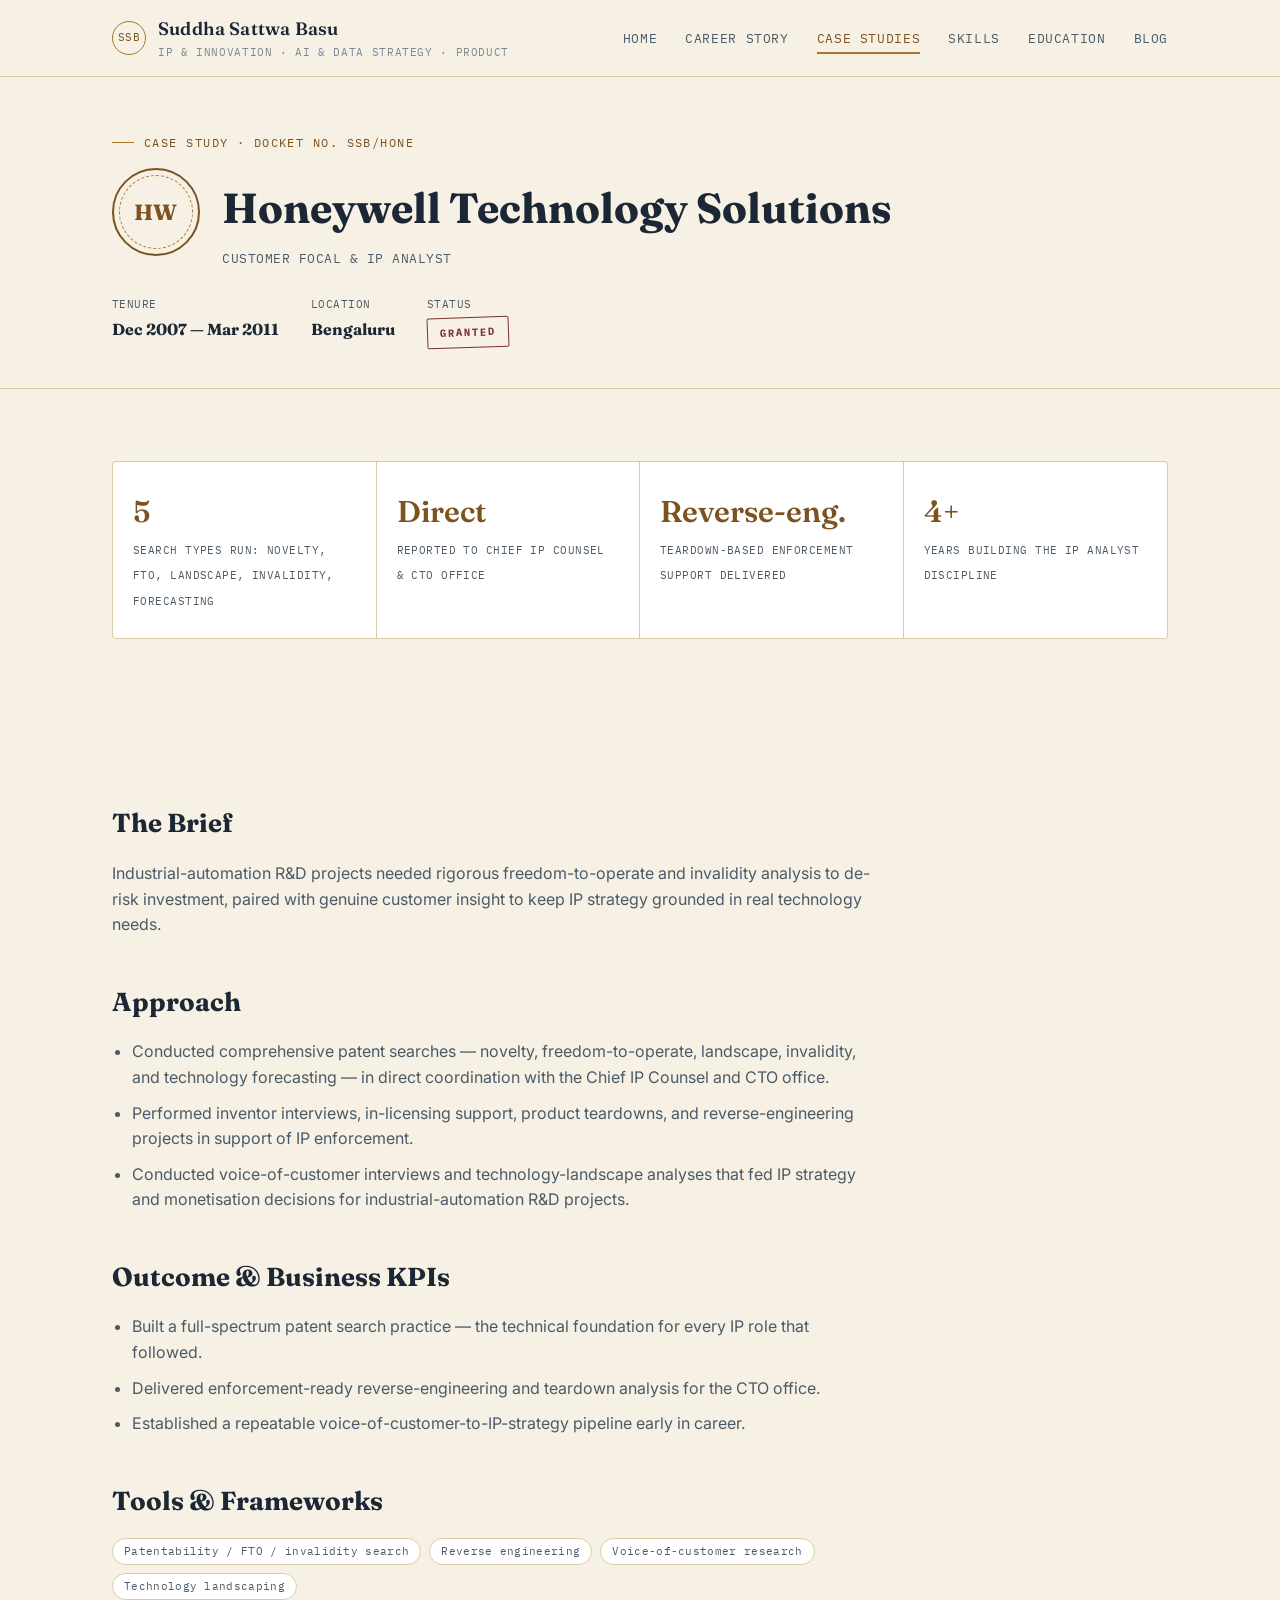
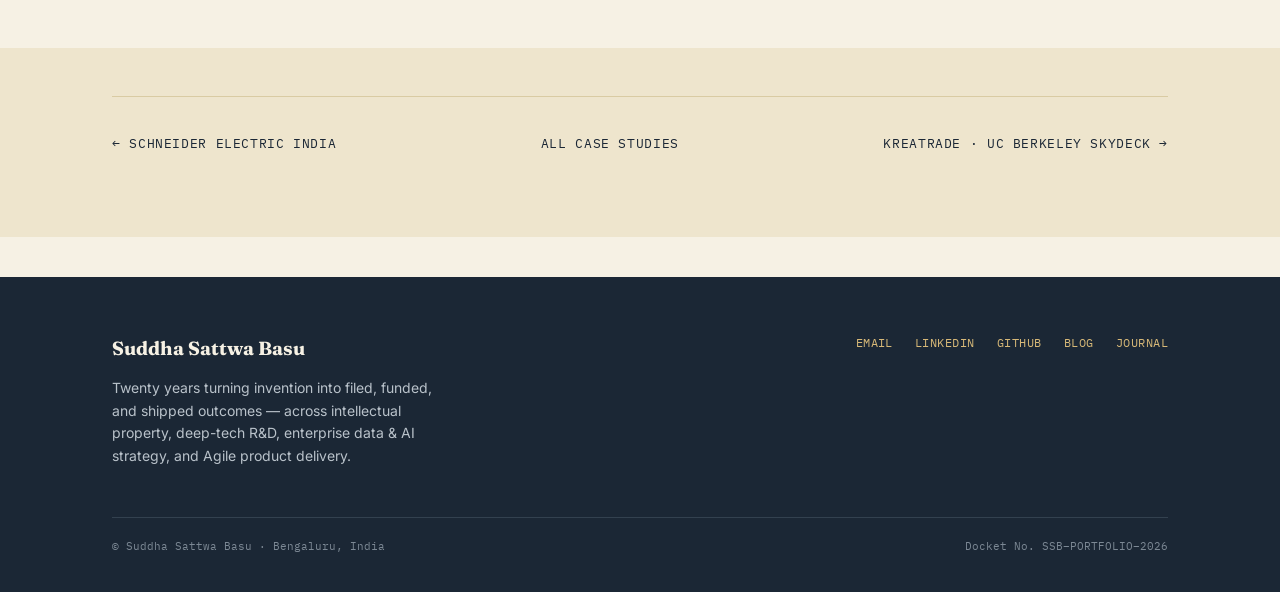
<file: suddha-portfolio/case-studies/honeywell.html>
<!doctype html>
<html lang="en">
<head>
<meta charset="utf-8">
<meta name="viewport" content="width=device-width, initial-scale=1">
<title>Honeywell Technology Solutions — Case Study — Suddha Sattwa Basu</title>
<meta name="description" content="Case study: Customer Focal &amp; IP Analyst at Honeywell Technology Solutions, Dec 2007 — Mar 2011.">
<link rel="preconnect" href="https://fonts.googleapis.com">
<link rel="preconnect" href="https://fonts.gstatic.com" crossorigin>
<link href="https://fonts.googleapis.com/css2?family=Fraunces:ital,opsz,wght@0,9..144,500;0,9..144,600;0,9..144,700;1,9..144,500&family=Inter:wght@400;500;600;700&family=IBM+Plex+Mono:wght@400;500&display=swap" rel="stylesheet">
<link rel="stylesheet" href="../assets/css/style.css">
</head>
<body>
<header class="site-header">
  <div class="wrap">
    <a href="../index.html" class="brand">
      <span class="brand-mark">SSB</span>
      <span>
        <span class="brand-name">Suddha Sattwa Basu</span>
        <span class="brand-role">IP &amp; Innovation &middot; AI &amp; Data Strategy &middot; Product</span>
      </span>
    </a>
    <button class="nav-toggle" aria-label="Menu">&#9776;</button>
    <nav class="primary">
      <a href="../index.html" class="nav-link">Home</a>
<a href="../career-story.html" class="nav-link">Career Story</a>
<a href="../case-studies.html" class="nav-link active">Case Studies</a>
<a href="../skills.html" class="nav-link">Skills</a>
<a href="../education.html" class="nav-link">Education</a>
<a href="../blog.html" class="nav-link">Blog</a>

    </nav>
  </div>
</header>

<section class="cs-hero">
  <div class="wrap">
    <div class="eyebrow reveal">Case Study &middot; Docket No. SSB/HONE</div>
    <div style="display:flex;align-items:center;gap:22px;flex-wrap:wrap;" class="reveal">
      <div class="seal"><span>HW</span></div>
      <div>
        <h1 style="font-family:var(--serif);font-size:clamp(28px,4vw,42px);margin:0 0 6px;">Honeywell Technology Solutions</h1>
        <p style="font-family:var(--mono);font-size:12.5px;color:var(--ink-soft);text-transform:uppercase;letter-spacing:.04em;margin:0;">Customer Focal &amp; IP Analyst</p>
      </div>
    </div>
    <div class="cs-meta-strip reveal">
      <div>Tenure<strong>Dec 2007 — Mar 2011</strong></div>
      <div>Location<strong>Bengaluru</strong></div>
      <div>Status<strong><span class="stamp">Granted</span></strong></div>
    </div>
  </div>
</section>

<section>
  <div class="wrap">
    <div class="kpi-strip reveal"><div class="kpi"><span class="num">5</span><span class="label">Search types run: novelty, FTO, landscape, invalidity, forecasting</span></div><div class="kpi"><span class="num">Direct</span><span class="label">Reported to Chief IP Counsel &amp; CTO office</span></div><div class="kpi"><span class="num">Reverse-eng.</span><span class="label">Teardown-based enforcement support delivered</span></div><div class="kpi"><span class="num">4+</span><span class="label">Years building the IP analyst discipline</span></div></div>
  </div>
</section>

<section class="tight">
  <div class="wrap">
    <div class="cs-body reveal">
      <h2>The Brief</h2>
      <p style="color:var(--ink-soft);">Industrial-automation R&amp;D projects needed rigorous freedom-to-operate and invalidity analysis to de-risk investment, paired with genuine customer insight to keep IP strategy grounded in real technology needs.</p>
      <h2>Approach</h2>
      <ul><li>Conducted comprehensive patent searches — novelty, freedom-to-operate, landscape, invalidity, and technology forecasting — in direct coordination with the Chief IP Counsel and CTO office.</li><li>Performed inventor interviews, in-licensing support, product teardowns, and reverse-engineering projects in support of IP enforcement.</li><li>Conducted voice-of-customer interviews and technology-landscape analyses that fed IP strategy and monetisation decisions for industrial-automation R&amp;D projects.</li></ul>
      <h2>Outcome &amp; Business KPIs</h2>
      <ul><li>Built a full-spectrum patent search practice — the technical foundation for every IP role that followed.</li><li>Delivered enforcement-ready reverse-engineering and teardown analysis for the CTO office.</li><li>Established a repeatable voice-of-customer-to-IP-strategy pipeline early in career.</li></ul>
      <h2>Tools &amp; Frameworks</h2>
      <div class="tag-row"><span class="tag">Patentability / FTO / invalidity search</span><span class="tag">Reverse engineering</span><span class="tag">Voice-of-customer research</span><span class="tag">Technology landscaping</span></div>
    </div>
  </div>
</section>

<section class="on-paper tight">
  <div class="wrap">
    <div class="pager reveal">
      <a href="schneider-electric.html">&larr; Schneider Electric India</a>
      <a href="../case-studies.html">All case studies</a>
      <a href="kreatrade-skydeck.html">Kreatrade &middot; UC Berkeley SkyDeck &rarr;</a>
    </div>
  </div>
</section>
<footer class="site-footer">
  <div class="wrap">
    <div class="foot-grid">
      <div>
        <h4>Suddha Sattwa Basu</h4>
        <p>Twenty years turning invention into filed, funded, and shipped outcomes &mdash; across intellectual property, deep-tech R&amp;D, enterprise data &amp; AI strategy, and Agile product delivery.</p>
      </div>
      <div>
        <div class="links">
          <a href="mailto:suddha@berkeley.edu">Email</a>
          <a href="https://www.linkedin.com/in/suddha-sattwa-basu/" target="_blank" rel="noopener">LinkedIn</a>
          <a href="https://github.com/SuddhaSattwaBasu" target="_blank" rel="noopener">GitHub</a>
          <a href="https://intellectualcapitalism.blogspot.com/" target="_blank" rel="noopener">Blog</a>
          <a href="https://suddhasattwabasu.com/" target="_blank" rel="noopener">Journal</a>
        </div>
      </div>
    </div>
    <div class="copyright">
      <span>&copy; Suddha Sattwa Basu &middot; Bengaluru, India</span>
      <span>Docket No. SSB&ndash;PORTFOLIO&ndash;2026</span>
    </div>
  </div>
</footer>
<script src="../assets/js/main.js"></script>
</body>
</html>
</file>
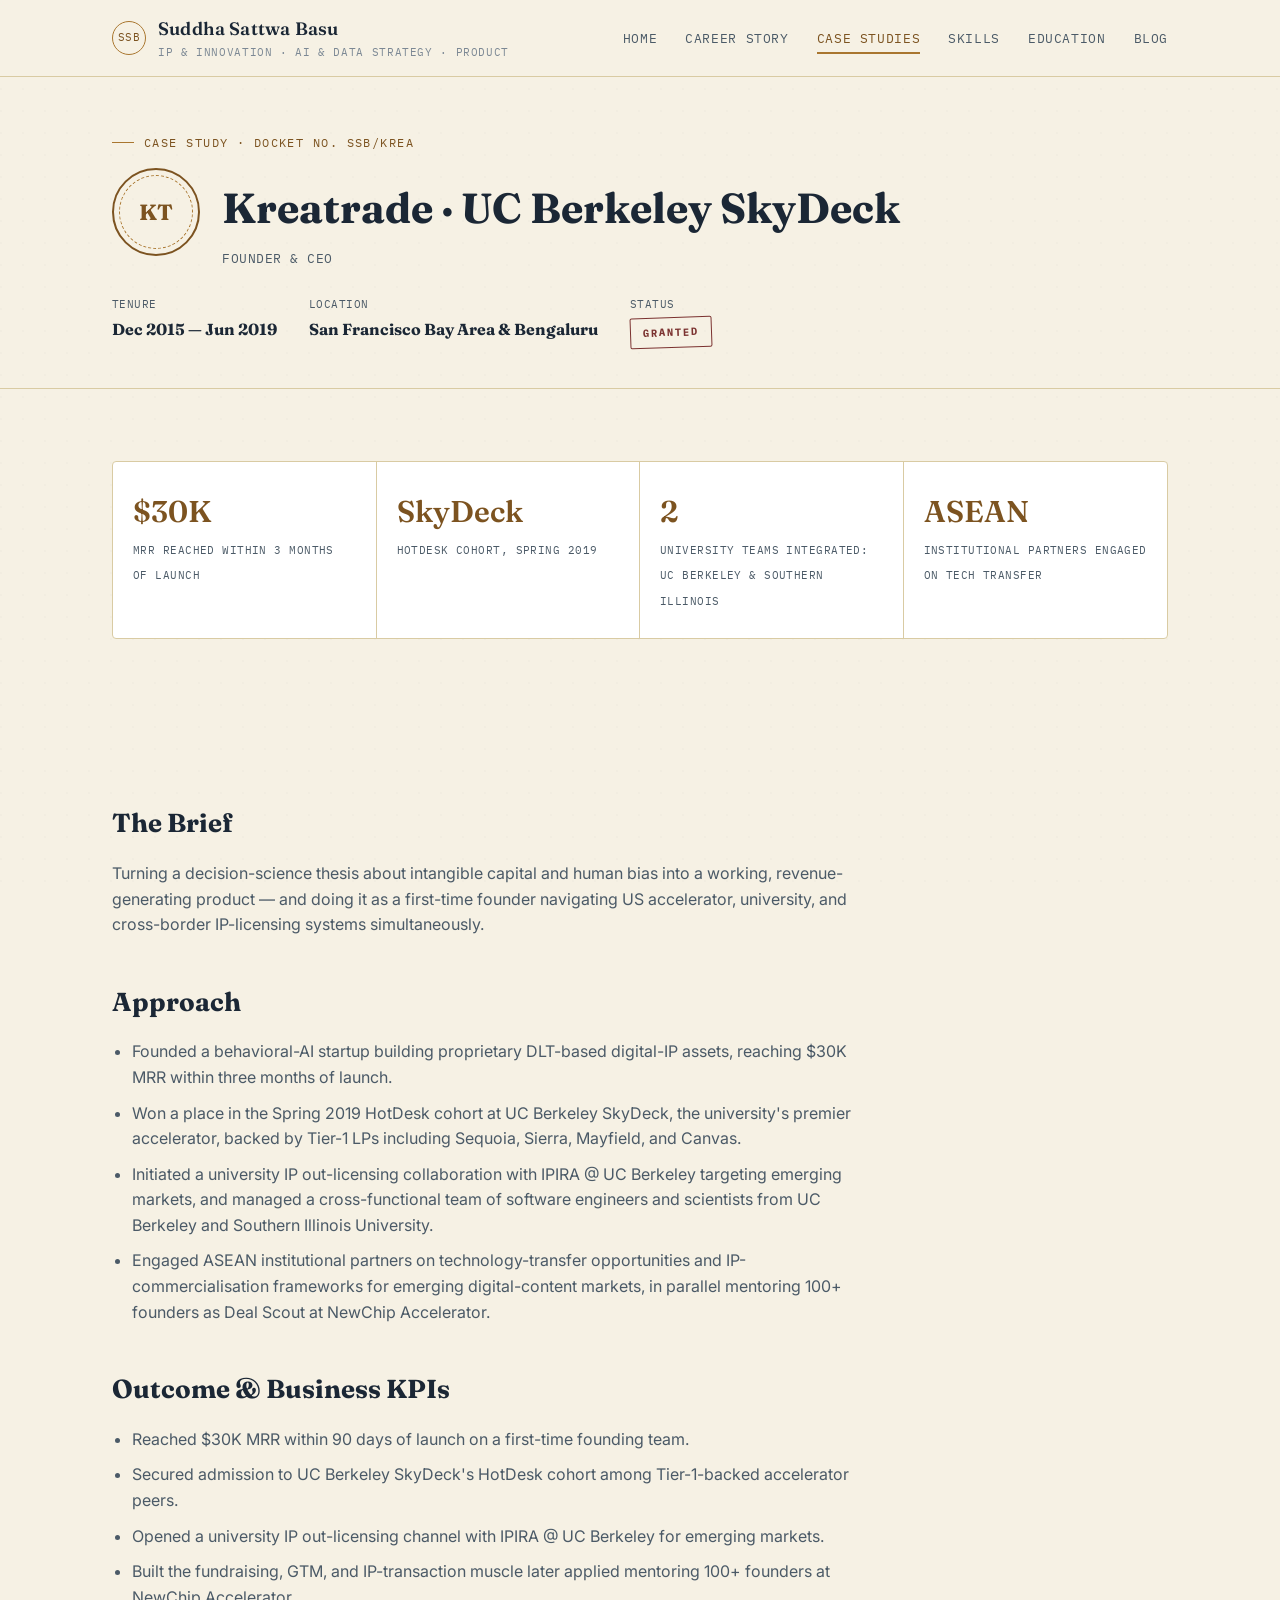
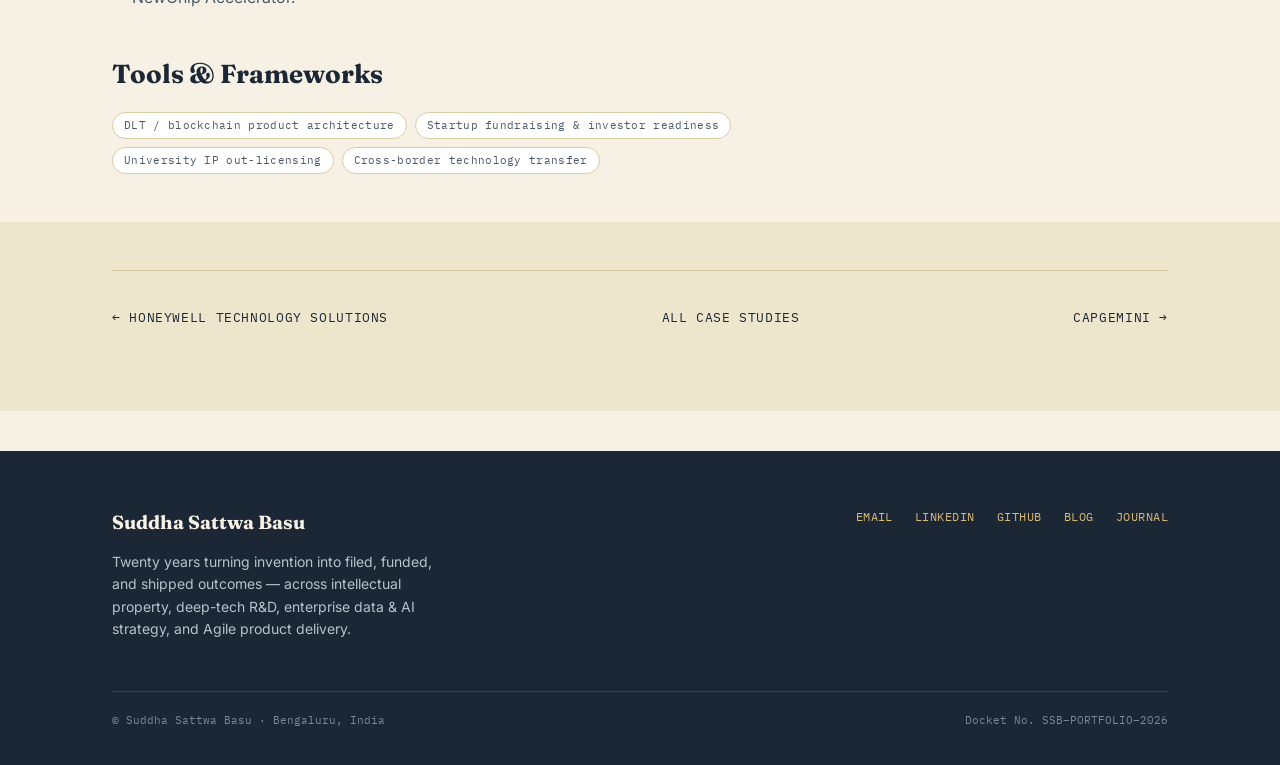
<file: suddha-portfolio/case-studies/kreatrade-skydeck.html>
<!doctype html>
<html lang="en">
<head>
<meta charset="utf-8">
<meta name="viewport" content="width=device-width, initial-scale=1">
<title>Kreatrade &middot; UC Berkeley SkyDeck — Case Study — Suddha Sattwa Basu</title>
<meta name="description" content="Case study: Founder &amp; CEO at Kreatrade &middot; UC Berkeley SkyDeck, Dec 2015 — Jun 2019.">
<link rel="preconnect" href="https://fonts.googleapis.com">
<link rel="preconnect" href="https://fonts.gstatic.com" crossorigin>
<link href="https://fonts.googleapis.com/css2?family=Fraunces:ital,opsz,wght@0,9..144,500;0,9..144,600;0,9..144,700;1,9..144,500&family=Inter:wght@400;500;600;700&family=IBM+Plex+Mono:wght@400;500&display=swap" rel="stylesheet">
<link rel="stylesheet" href="../assets/css/style.css">
</head>
<body>
<header class="site-header">
  <div class="wrap">
    <a href="../index.html" class="brand">
      <span class="brand-mark">SSB</span>
      <span>
        <span class="brand-name">Suddha Sattwa Basu</span>
        <span class="brand-role">IP &amp; Innovation &middot; AI &amp; Data Strategy &middot; Product</span>
      </span>
    </a>
    <button class="nav-toggle" aria-label="Menu">&#9776;</button>
    <nav class="primary">
      <a href="../index.html" class="nav-link">Home</a>
<a href="../career-story.html" class="nav-link">Career Story</a>
<a href="../case-studies.html" class="nav-link active">Case Studies</a>
<a href="../skills.html" class="nav-link">Skills</a>
<a href="../education.html" class="nav-link">Education</a>
<a href="../blog.html" class="nav-link">Blog</a>

    </nav>
  </div>
</header>

<section class="cs-hero">
  <div class="wrap">
    <div class="eyebrow reveal">Case Study &middot; Docket No. SSB/KREA</div>
    <div style="display:flex;align-items:center;gap:22px;flex-wrap:wrap;" class="reveal">
      <div class="seal"><span>KT</span></div>
      <div>
        <h1 style="font-family:var(--serif);font-size:clamp(28px,4vw,42px);margin:0 0 6px;">Kreatrade &middot; UC Berkeley SkyDeck</h1>
        <p style="font-family:var(--mono);font-size:12.5px;color:var(--ink-soft);text-transform:uppercase;letter-spacing:.04em;margin:0;">Founder &amp; CEO</p>
      </div>
    </div>
    <div class="cs-meta-strip reveal">
      <div>Tenure<strong>Dec 2015 — Jun 2019</strong></div>
      <div>Location<strong>San Francisco Bay Area &amp; Bengaluru</strong></div>
      <div>Status<strong><span class="stamp">Granted</span></strong></div>
    </div>
  </div>
</section>

<section>
  <div class="wrap">
    <div class="kpi-strip reveal"><div class="kpi"><span class="num">$30K</span><span class="label">MRR reached within 3 months of launch</span></div><div class="kpi"><span class="num">SkyDeck</span><span class="label">HotDesk cohort, Spring 2019</span></div><div class="kpi"><span class="num">2</span><span class="label">University teams integrated: UC Berkeley &amp; Southern Illinois</span></div><div class="kpi"><span class="num">ASEAN</span><span class="label">Institutional partners engaged on tech transfer</span></div></div>
  </div>
</section>

<section class="tight">
  <div class="wrap">
    <div class="cs-body reveal">
      <h2>The Brief</h2>
      <p style="color:var(--ink-soft);">Turning a decision-science thesis about intangible capital and human bias into a working, revenue-generating product — and doing it as a first-time founder navigating US accelerator, university, and cross-border IP-licensing systems simultaneously.</p>
      <h2>Approach</h2>
      <ul><li>Founded a behavioral-AI startup building proprietary DLT-based digital-IP assets, reaching $30K MRR within three months of launch.</li><li>Won a place in the Spring 2019 HotDesk cohort at UC Berkeley SkyDeck, the university's premier accelerator, backed by Tier-1 LPs including Sequoia, Sierra, Mayfield, and Canvas.</li><li>Initiated a university IP out-licensing collaboration with IPIRA @ UC Berkeley targeting emerging markets, and managed a cross-functional team of software engineers and scientists from UC Berkeley and Southern Illinois University.</li><li>Engaged ASEAN institutional partners on technology-transfer opportunities and IP-commercialisation frameworks for emerging digital-content markets, in parallel mentoring 100+ founders as Deal Scout at NewChip Accelerator.</li></ul>
      <h2>Outcome &amp; Business KPIs</h2>
      <ul><li>Reached $30K MRR within 90 days of launch on a first-time founding team.</li><li>Secured admission to UC Berkeley SkyDeck's HotDesk cohort among Tier-1-backed accelerator peers.</li><li>Opened a university IP out-licensing channel with IPIRA @ UC Berkeley for emerging markets.</li><li>Built the fundraising, GTM, and IP-transaction muscle later applied mentoring 100+ founders at NewChip Accelerator.</li></ul>
      <h2>Tools &amp; Frameworks</h2>
      <div class="tag-row"><span class="tag">DLT / blockchain product architecture</span><span class="tag">Startup fundraising &amp; investor readiness</span><span class="tag">University IP out-licensing</span><span class="tag">Cross-border technology transfer</span></div>
    </div>
  </div>
</section>

<section class="on-paper tight">
  <div class="wrap">
    <div class="pager reveal">
      <a href="honeywell.html">&larr; Honeywell Technology Solutions</a>
      <a href="../case-studies.html">All case studies</a>
      <a href="capgemini.html">Capgemini &rarr;</a>
    </div>
  </div>
</section>
<footer class="site-footer">
  <div class="wrap">
    <div class="foot-grid">
      <div>
        <h4>Suddha Sattwa Basu</h4>
        <p>Twenty years turning invention into filed, funded, and shipped outcomes &mdash; across intellectual property, deep-tech R&amp;D, enterprise data &amp; AI strategy, and Agile product delivery.</p>
      </div>
      <div>
        <div class="links">
          <a href="mailto:suddha@berkeley.edu">Email</a>
          <a href="https://www.linkedin.com/in/suddha-sattwa-basu/" target="_blank" rel="noopener">LinkedIn</a>
          <a href="https://github.com/SuddhaSattwaBasu" target="_blank" rel="noopener">GitHub</a>
          <a href="https://intellectualcapitalism.blogspot.com/" target="_blank" rel="noopener">Blog</a>
          <a href="https://suddhasattwabasu.com/" target="_blank" rel="noopener">Journal</a>
        </div>
      </div>
    </div>
    <div class="copyright">
      <span>&copy; Suddha Sattwa Basu &middot; Bengaluru, India</span>
      <span>Docket No. SSB&ndash;PORTFOLIO&ndash;2026</span>
    </div>
  </div>
</footer>
<script src="../assets/js/main.js"></script>
</body>
</html>
</file>
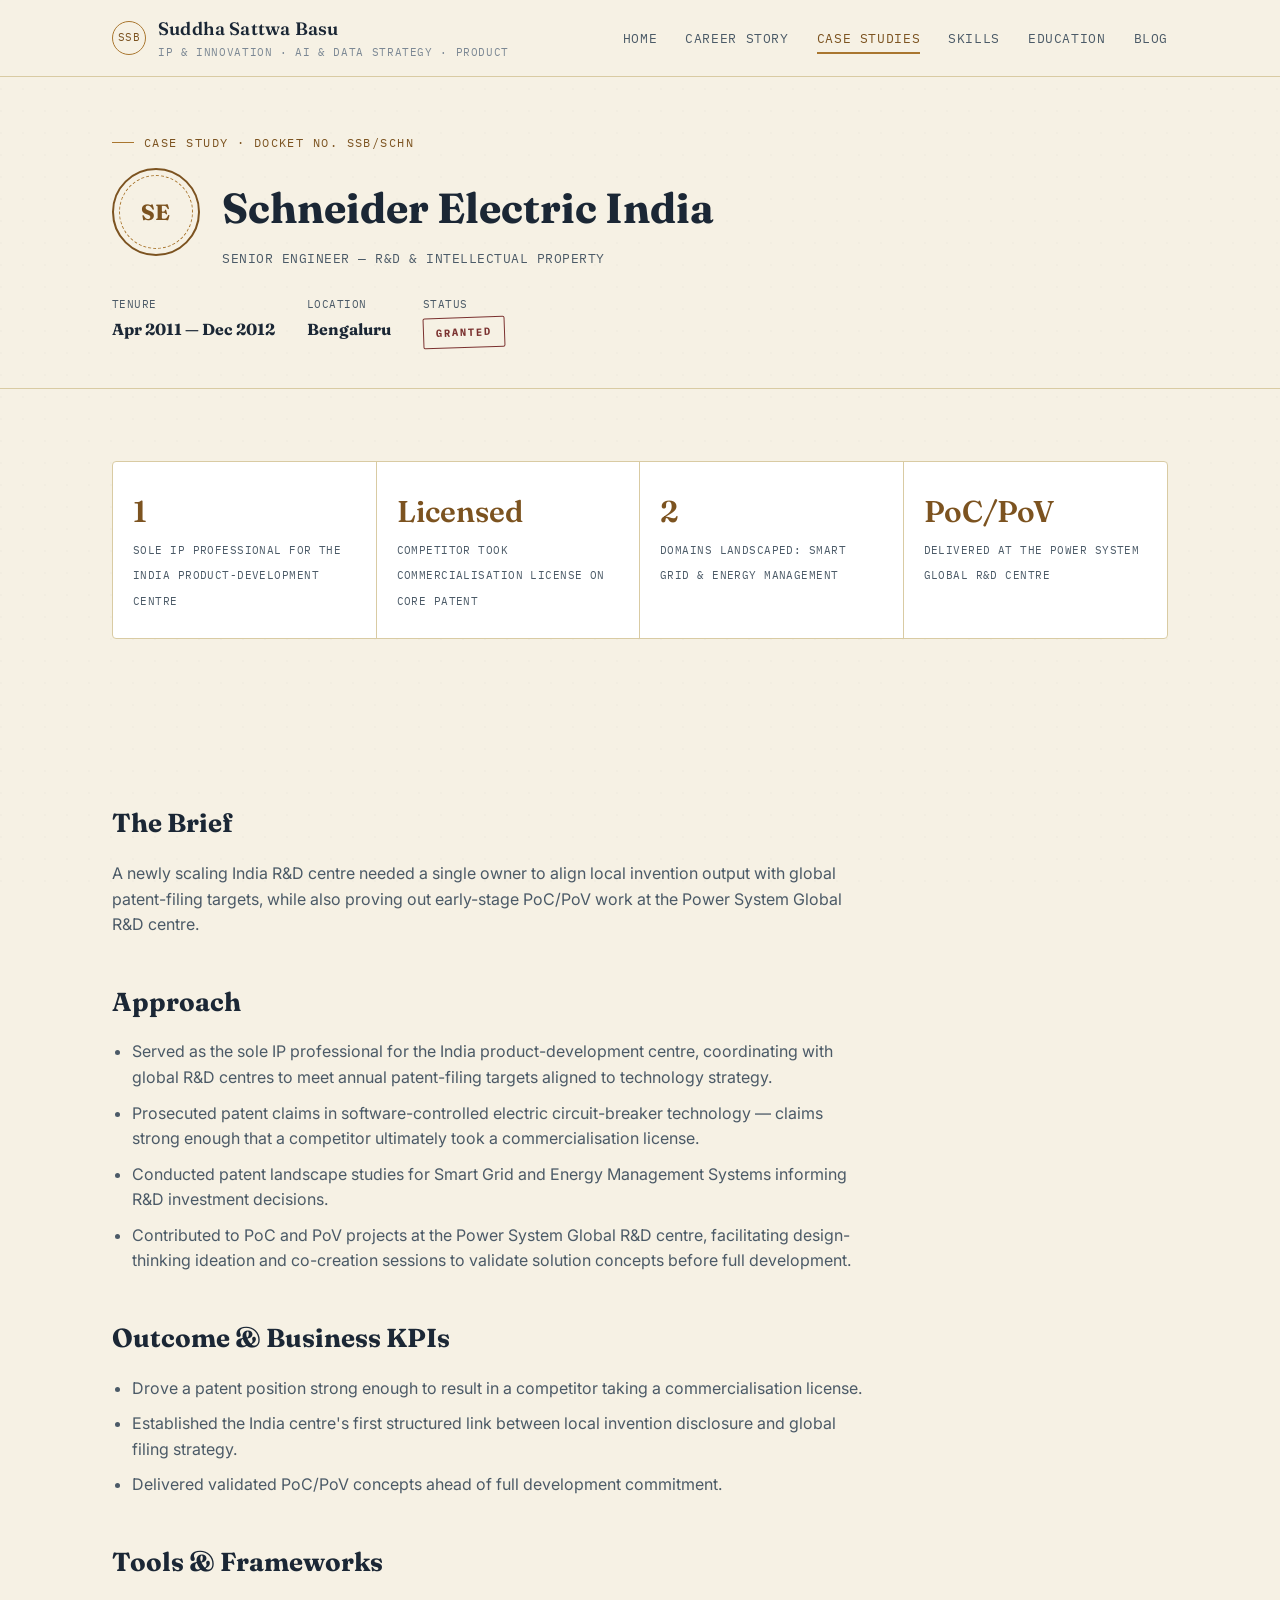
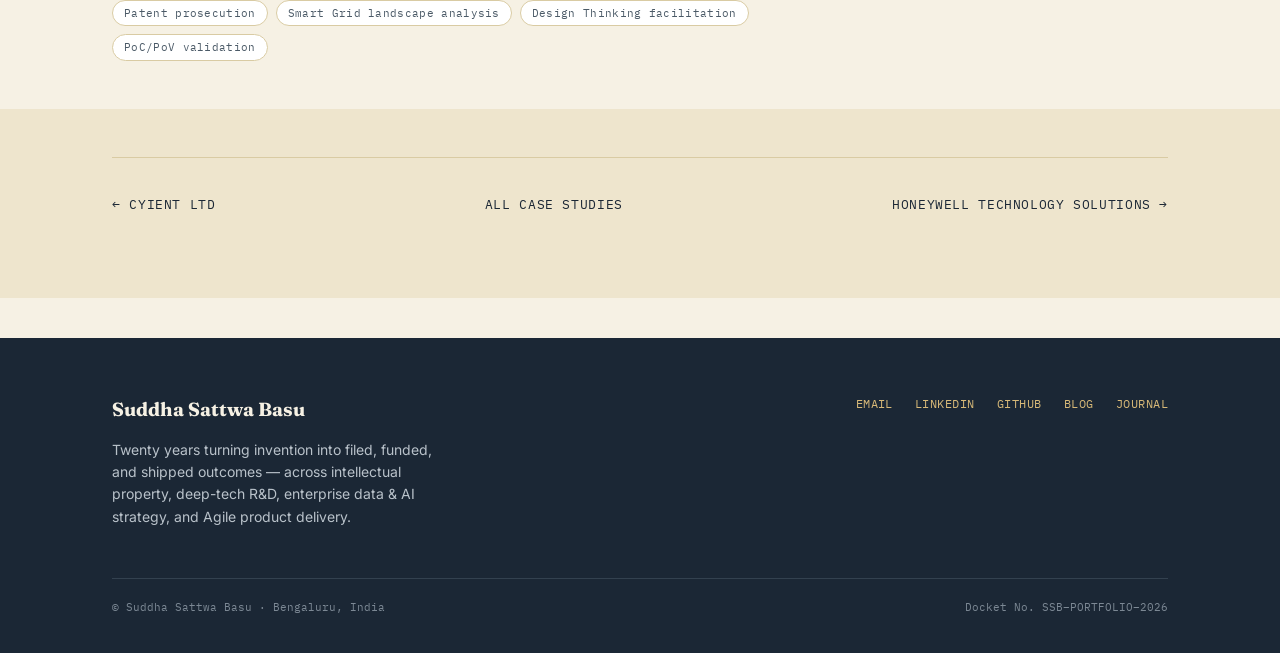
<file: suddha-portfolio/case-studies/schneider-electric.html>
<!doctype html>
<html lang="en">
<head>
<meta charset="utf-8">
<meta name="viewport" content="width=device-width, initial-scale=1">
<title>Schneider Electric India — Case Study — Suddha Sattwa Basu</title>
<meta name="description" content="Case study: Senior Engineer — R&amp;D &amp; Intellectual Property at Schneider Electric India, Apr 2011 — Dec 2012.">
<link rel="preconnect" href="https://fonts.googleapis.com">
<link rel="preconnect" href="https://fonts.gstatic.com" crossorigin>
<link href="https://fonts.googleapis.com/css2?family=Fraunces:ital,opsz,wght@0,9..144,500;0,9..144,600;0,9..144,700;1,9..144,500&family=Inter:wght@400;500;600;700&family=IBM+Plex+Mono:wght@400;500&display=swap" rel="stylesheet">
<link rel="stylesheet" href="../assets/css/style.css">
</head>
<body>
<header class="site-header">
  <div class="wrap">
    <a href="../index.html" class="brand">
      <span class="brand-mark">SSB</span>
      <span>
        <span class="brand-name">Suddha Sattwa Basu</span>
        <span class="brand-role">IP &amp; Innovation &middot; AI &amp; Data Strategy &middot; Product</span>
      </span>
    </a>
    <button class="nav-toggle" aria-label="Menu">&#9776;</button>
    <nav class="primary">
      <a href="../index.html" class="nav-link">Home</a>
<a href="../career-story.html" class="nav-link">Career Story</a>
<a href="../case-studies.html" class="nav-link active">Case Studies</a>
<a href="../skills.html" class="nav-link">Skills</a>
<a href="../education.html" class="nav-link">Education</a>
<a href="../blog.html" class="nav-link">Blog</a>

    </nav>
  </div>
</header>

<section class="cs-hero">
  <div class="wrap">
    <div class="eyebrow reveal">Case Study &middot; Docket No. SSB/SCHN</div>
    <div style="display:flex;align-items:center;gap:22px;flex-wrap:wrap;" class="reveal">
      <div class="seal"><span>SE</span></div>
      <div>
        <h1 style="font-family:var(--serif);font-size:clamp(28px,4vw,42px);margin:0 0 6px;">Schneider Electric India</h1>
        <p style="font-family:var(--mono);font-size:12.5px;color:var(--ink-soft);text-transform:uppercase;letter-spacing:.04em;margin:0;">Senior Engineer — R&amp;D &amp; Intellectual Property</p>
      </div>
    </div>
    <div class="cs-meta-strip reveal">
      <div>Tenure<strong>Apr 2011 — Dec 2012</strong></div>
      <div>Location<strong>Bengaluru</strong></div>
      <div>Status<strong><span class="stamp">Granted</span></strong></div>
    </div>
  </div>
</section>

<section>
  <div class="wrap">
    <div class="kpi-strip reveal"><div class="kpi"><span class="num">1</span><span class="label">Sole IP professional for the India product-development centre</span></div><div class="kpi"><span class="num">Licensed</span><span class="label">Competitor took commercialisation license on core patent</span></div><div class="kpi"><span class="num">2</span><span class="label">Domains landscaped: Smart Grid &amp; Energy Management</span></div><div class="kpi"><span class="num">PoC/PoV</span><span class="label">Delivered at the Power System Global R&amp;D centre</span></div></div>
  </div>
</section>

<section class="tight">
  <div class="wrap">
    <div class="cs-body reveal">
      <h2>The Brief</h2>
      <p style="color:var(--ink-soft);">A newly scaling India R&amp;D centre needed a single owner to align local invention output with global patent-filing targets, while also proving out early-stage PoC/PoV work at the Power System Global R&amp;D centre.</p>
      <h2>Approach</h2>
      <ul><li>Served as the sole IP professional for the India product-development centre, coordinating with global R&amp;D centres to meet annual patent-filing targets aligned to technology strategy.</li><li>Prosecuted patent claims in software-controlled electric circuit-breaker technology — claims strong enough that a competitor ultimately took a commercialisation license.</li><li>Conducted patent landscape studies for Smart Grid and Energy Management Systems informing R&amp;D investment decisions.</li><li>Contributed to PoC and PoV projects at the Power System Global R&amp;D centre, facilitating design-thinking ideation and co-creation sessions to validate solution concepts before full development.</li></ul>
      <h2>Outcome &amp; Business KPIs</h2>
      <ul><li>Drove a patent position strong enough to result in a competitor taking a commercialisation license.</li><li>Established the India centre's first structured link between local invention disclosure and global filing strategy.</li><li>Delivered validated PoC/PoV concepts ahead of full development commitment.</li></ul>
      <h2>Tools &amp; Frameworks</h2>
      <div class="tag-row"><span class="tag">Patent prosecution</span><span class="tag">Smart Grid landscape analysis</span><span class="tag">Design Thinking facilitation</span><span class="tag">PoC/PoV validation</span></div>
    </div>
  </div>
</section>

<section class="on-paper tight">
  <div class="wrap">
    <div class="pager reveal">
      <a href="cyient.html">&larr; Cyient Ltd</a>
      <a href="../case-studies.html">All case studies</a>
      <a href="honeywell.html">Honeywell Technology Solutions &rarr;</a>
    </div>
  </div>
</section>
<footer class="site-footer">
  <div class="wrap">
    <div class="foot-grid">
      <div>
        <h4>Suddha Sattwa Basu</h4>
        <p>Twenty years turning invention into filed, funded, and shipped outcomes &mdash; across intellectual property, deep-tech R&amp;D, enterprise data &amp; AI strategy, and Agile product delivery.</p>
      </div>
      <div>
        <div class="links">
          <a href="mailto:suddha@berkeley.edu">Email</a>
          <a href="https://www.linkedin.com/in/suddha-sattwa-basu/" target="_blank" rel="noopener">LinkedIn</a>
          <a href="https://github.com/SuddhaSattwaBasu" target="_blank" rel="noopener">GitHub</a>
          <a href="https://intellectualcapitalism.blogspot.com/" target="_blank" rel="noopener">Blog</a>
          <a href="https://suddhasattwabasu.com/" target="_blank" rel="noopener">Journal</a>
        </div>
      </div>
    </div>
    <div class="copyright">
      <span>&copy; Suddha Sattwa Basu &middot; Bengaluru, India</span>
      <span>Docket No. SSB&ndash;PORTFOLIO&ndash;2026</span>
    </div>
  </div>
</footer>
<script src="../assets/js/main.js"></script>
</body>
</html>
</file>
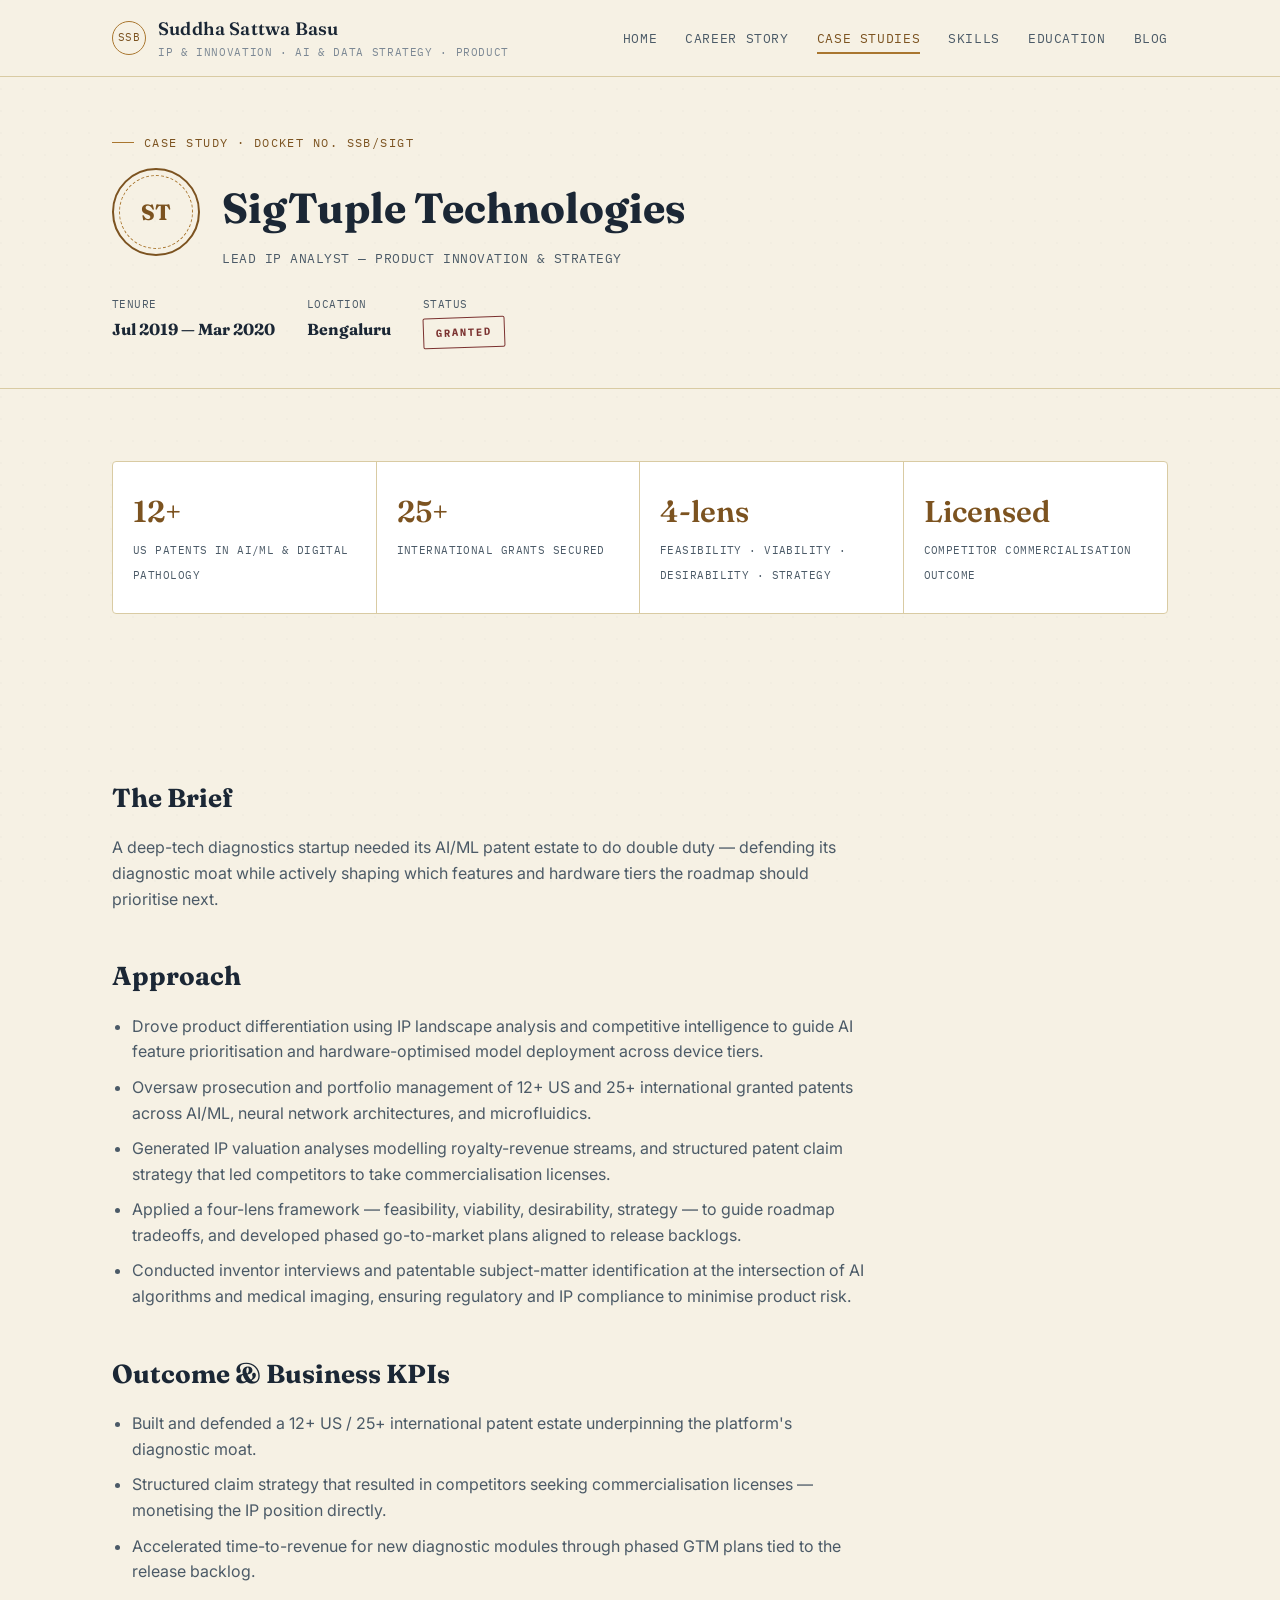
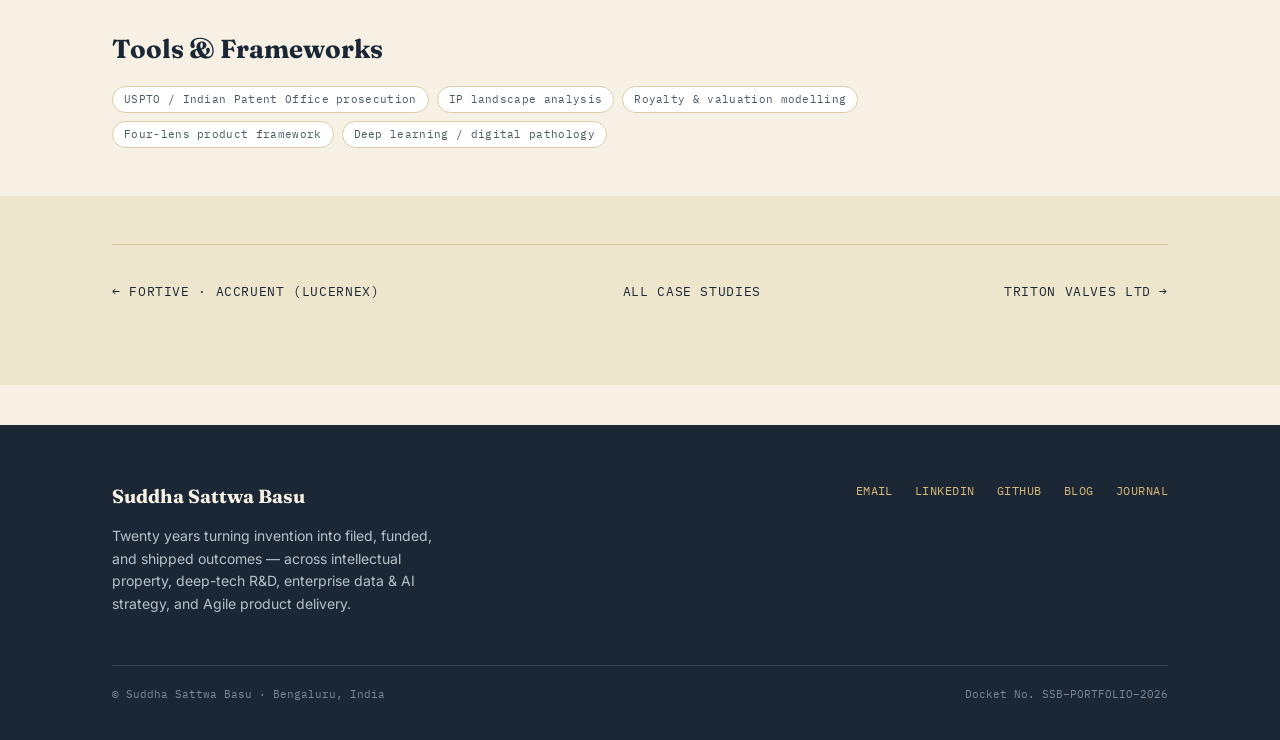
<file: suddha-portfolio/case-studies/sigtuple.html>
<!doctype html>
<html lang="en">
<head>
<meta charset="utf-8">
<meta name="viewport" content="width=device-width, initial-scale=1">
<title>SigTuple Technologies — Case Study — Suddha Sattwa Basu</title>
<meta name="description" content="Case study: Lead IP Analyst — Product Innovation &amp; Strategy at SigTuple Technologies, Jul 2019 — Mar 2020.">
<link rel="preconnect" href="https://fonts.googleapis.com">
<link rel="preconnect" href="https://fonts.gstatic.com" crossorigin>
<link href="https://fonts.googleapis.com/css2?family=Fraunces:ital,opsz,wght@0,9..144,500;0,9..144,600;0,9..144,700;1,9..144,500&family=Inter:wght@400;500;600;700&family=IBM+Plex+Mono:wght@400;500&display=swap" rel="stylesheet">
<link rel="stylesheet" href="../assets/css/style.css">
</head>
<body>
<header class="site-header">
  <div class="wrap">
    <a href="../index.html" class="brand">
      <span class="brand-mark">SSB</span>
      <span>
        <span class="brand-name">Suddha Sattwa Basu</span>
        <span class="brand-role">IP &amp; Innovation &middot; AI &amp; Data Strategy &middot; Product</span>
      </span>
    </a>
    <button class="nav-toggle" aria-label="Menu">&#9776;</button>
    <nav class="primary">
      <a href="../index.html" class="nav-link">Home</a>
<a href="../career-story.html" class="nav-link">Career Story</a>
<a href="../case-studies.html" class="nav-link active">Case Studies</a>
<a href="../skills.html" class="nav-link">Skills</a>
<a href="../education.html" class="nav-link">Education</a>
<a href="../blog.html" class="nav-link">Blog</a>

    </nav>
  </div>
</header>

<section class="cs-hero">
  <div class="wrap">
    <div class="eyebrow reveal">Case Study &middot; Docket No. SSB/SIGT</div>
    <div style="display:flex;align-items:center;gap:22px;flex-wrap:wrap;" class="reveal">
      <div class="seal"><span>ST</span></div>
      <div>
        <h1 style="font-family:var(--serif);font-size:clamp(28px,4vw,42px);margin:0 0 6px;">SigTuple Technologies</h1>
        <p style="font-family:var(--mono);font-size:12.5px;color:var(--ink-soft);text-transform:uppercase;letter-spacing:.04em;margin:0;">Lead IP Analyst — Product Innovation &amp; Strategy</p>
      </div>
    </div>
    <div class="cs-meta-strip reveal">
      <div>Tenure<strong>Jul 2019 — Mar 2020</strong></div>
      <div>Location<strong>Bengaluru</strong></div>
      <div>Status<strong><span class="stamp">Granted</span></strong></div>
    </div>
  </div>
</section>

<section>
  <div class="wrap">
    <div class="kpi-strip reveal"><div class="kpi"><span class="num">12+</span><span class="label">US patents in AI/ML &amp; digital pathology</span></div><div class="kpi"><span class="num">25+</span><span class="label">International grants secured</span></div><div class="kpi"><span class="num">4-lens</span><span class="label">Feasibility &middot; viability &middot; desirability &middot; strategy</span></div><div class="kpi"><span class="num">Licensed</span><span class="label">Competitor commercialisation outcome</span></div></div>
  </div>
</section>

<section class="tight">
  <div class="wrap">
    <div class="cs-body reveal">
      <h2>The Brief</h2>
      <p style="color:var(--ink-soft);">A deep-tech diagnostics startup needed its AI/ML patent estate to do double duty — defending its diagnostic moat while actively shaping which features and hardware tiers the roadmap should prioritise next.</p>
      <h2>Approach</h2>
      <ul><li>Drove product differentiation using IP landscape analysis and competitive intelligence to guide AI feature prioritisation and hardware-optimised model deployment across device tiers.</li><li>Oversaw prosecution and portfolio management of 12+ US and 25+ international granted patents across AI/ML, neural network architectures, and microfluidics.</li><li>Generated IP valuation analyses modelling royalty-revenue streams, and structured patent claim strategy that led competitors to take commercialisation licenses.</li><li>Applied a four-lens framework — feasibility, viability, desirability, strategy — to guide roadmap tradeoffs, and developed phased go-to-market plans aligned to release backlogs.</li><li>Conducted inventor interviews and patentable subject-matter identification at the intersection of AI algorithms and medical imaging, ensuring regulatory and IP compliance to minimise product risk.</li></ul>
      <h2>Outcome &amp; Business KPIs</h2>
      <ul><li>Built and defended a 12+ US / 25+ international patent estate underpinning the platform's diagnostic moat.</li><li>Structured claim strategy that resulted in competitors seeking commercialisation licenses — monetising the IP position directly.</li><li>Accelerated time-to-revenue for new diagnostic modules through phased GTM plans tied to the release backlog.</li></ul>
      <h2>Tools &amp; Frameworks</h2>
      <div class="tag-row"><span class="tag">USPTO / Indian Patent Office prosecution</span><span class="tag">IP landscape analysis</span><span class="tag">Royalty &amp; valuation modelling</span><span class="tag">Four-lens product framework</span><span class="tag">Deep learning / digital pathology</span></div>
    </div>
  </div>
</section>

<section class="on-paper tight">
  <div class="wrap">
    <div class="pager reveal">
      <a href="fortive-accruent.html">&larr; Fortive &middot; Accruent (Lucernex)</a>
      <a href="../case-studies.html">All case studies</a>
      <a href="triton-valves.html">Triton Valves Ltd &rarr;</a>
    </div>
  </div>
</section>
<footer class="site-footer">
  <div class="wrap">
    <div class="foot-grid">
      <div>
        <h4>Suddha Sattwa Basu</h4>
        <p>Twenty years turning invention into filed, funded, and shipped outcomes &mdash; across intellectual property, deep-tech R&amp;D, enterprise data &amp; AI strategy, and Agile product delivery.</p>
      </div>
      <div>
        <div class="links">
          <a href="mailto:suddha@berkeley.edu">Email</a>
          <a href="https://www.linkedin.com/in/suddha-sattwa-basu/" target="_blank" rel="noopener">LinkedIn</a>
          <a href="https://github.com/SuddhaSattwaBasu" target="_blank" rel="noopener">GitHub</a>
          <a href="https://intellectualcapitalism.blogspot.com/" target="_blank" rel="noopener">Blog</a>
          <a href="https://suddhasattwabasu.com/" target="_blank" rel="noopener">Journal</a>
        </div>
      </div>
    </div>
    <div class="copyright">
      <span>&copy; Suddha Sattwa Basu &middot; Bengaluru, India</span>
      <span>Docket No. SSB&ndash;PORTFOLIO&ndash;2026</span>
    </div>
  </div>
</footer>
<script src="../assets/js/main.js"></script>
</body>
</html>
</file>
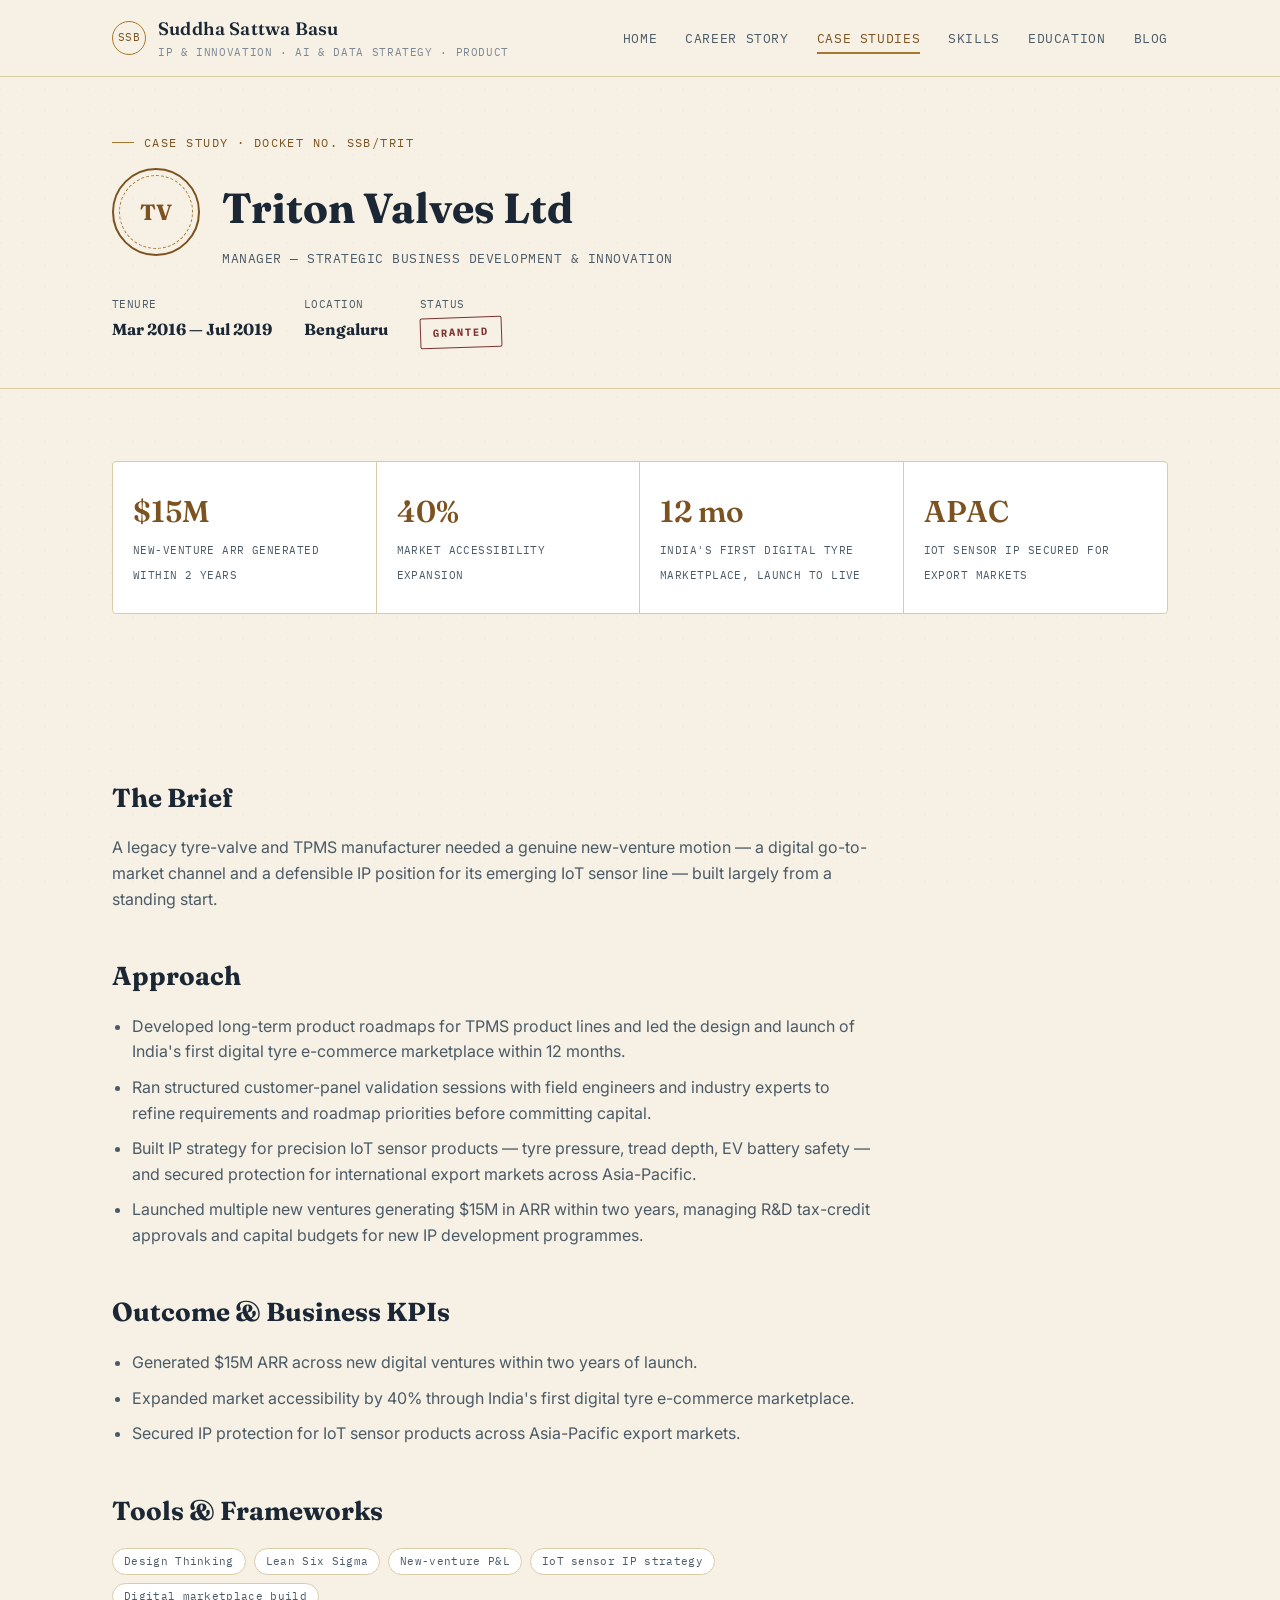
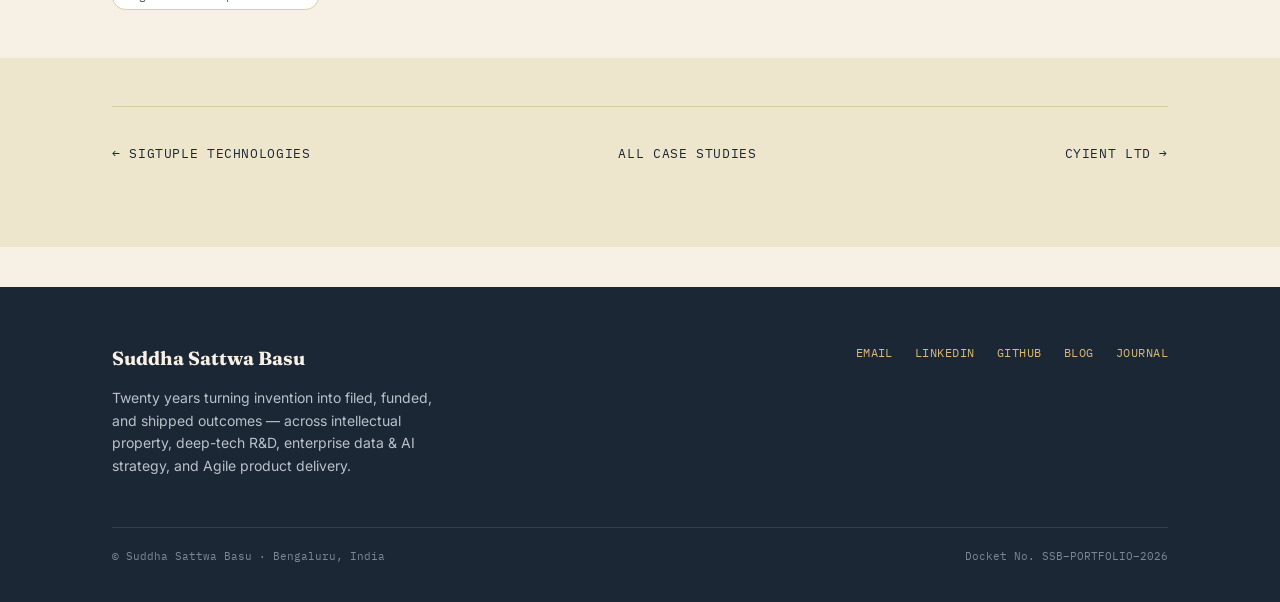
<file: suddha-portfolio/case-studies/triton-valves.html>
<!doctype html>
<html lang="en">
<head>
<meta charset="utf-8">
<meta name="viewport" content="width=device-width, initial-scale=1">
<title>Triton Valves Ltd — Case Study — Suddha Sattwa Basu</title>
<meta name="description" content="Case study: Manager — Strategic Business Development &amp; Innovation at Triton Valves Ltd, Mar 2016 — Jul 2019.">
<link rel="preconnect" href="https://fonts.googleapis.com">
<link rel="preconnect" href="https://fonts.gstatic.com" crossorigin>
<link href="https://fonts.googleapis.com/css2?family=Fraunces:ital,opsz,wght@0,9..144,500;0,9..144,600;0,9..144,700;1,9..144,500&family=Inter:wght@400;500;600;700&family=IBM+Plex+Mono:wght@400;500&display=swap" rel="stylesheet">
<link rel="stylesheet" href="../assets/css/style.css">
</head>
<body>
<header class="site-header">
  <div class="wrap">
    <a href="../index.html" class="brand">
      <span class="brand-mark">SSB</span>
      <span>
        <span class="brand-name">Suddha Sattwa Basu</span>
        <span class="brand-role">IP &amp; Innovation &middot; AI &amp; Data Strategy &middot; Product</span>
      </span>
    </a>
    <button class="nav-toggle" aria-label="Menu">&#9776;</button>
    <nav class="primary">
      <a href="../index.html" class="nav-link">Home</a>
<a href="../career-story.html" class="nav-link">Career Story</a>
<a href="../case-studies.html" class="nav-link active">Case Studies</a>
<a href="../skills.html" class="nav-link">Skills</a>
<a href="../education.html" class="nav-link">Education</a>
<a href="../blog.html" class="nav-link">Blog</a>

    </nav>
  </div>
</header>

<section class="cs-hero">
  <div class="wrap">
    <div class="eyebrow reveal">Case Study &middot; Docket No. SSB/TRIT</div>
    <div style="display:flex;align-items:center;gap:22px;flex-wrap:wrap;" class="reveal">
      <div class="seal"><span>TV</span></div>
      <div>
        <h1 style="font-family:var(--serif);font-size:clamp(28px,4vw,42px);margin:0 0 6px;">Triton Valves Ltd</h1>
        <p style="font-family:var(--mono);font-size:12.5px;color:var(--ink-soft);text-transform:uppercase;letter-spacing:.04em;margin:0;">Manager — Strategic Business Development &amp; Innovation</p>
      </div>
    </div>
    <div class="cs-meta-strip reveal">
      <div>Tenure<strong>Mar 2016 — Jul 2019</strong></div>
      <div>Location<strong>Bengaluru</strong></div>
      <div>Status<strong><span class="stamp">Granted</span></strong></div>
    </div>
  </div>
</section>

<section>
  <div class="wrap">
    <div class="kpi-strip reveal"><div class="kpi"><span class="num">$15M</span><span class="label">New-venture ARR generated within 2 years</span></div><div class="kpi"><span class="num">40%</span><span class="label">Market accessibility expansion</span></div><div class="kpi"><span class="num">12 mo</span><span class="label">India's first digital tyre marketplace, launch to live</span></div><div class="kpi"><span class="num">APAC</span><span class="label">IoT sensor IP secured for export markets</span></div></div>
  </div>
</section>

<section class="tight">
  <div class="wrap">
    <div class="cs-body reveal">
      <h2>The Brief</h2>
      <p style="color:var(--ink-soft);">A legacy tyre-valve and TPMS manufacturer needed a genuine new-venture motion — a digital go-to-market channel and a defensible IP position for its emerging IoT sensor line — built largely from a standing start.</p>
      <h2>Approach</h2>
      <ul><li>Developed long-term product roadmaps for TPMS product lines and led the design and launch of India's first digital tyre e-commerce marketplace within 12 months.</li><li>Ran structured customer-panel validation sessions with field engineers and industry experts to refine requirements and roadmap priorities before committing capital.</li><li>Built IP strategy for precision IoT sensor products — tyre pressure, tread depth, EV battery safety — and secured protection for international export markets across Asia-Pacific.</li><li>Launched multiple new ventures generating $15M in ARR within two years, managing R&amp;D tax-credit approvals and capital budgets for new IP development programmes.</li></ul>
      <h2>Outcome &amp; Business KPIs</h2>
      <ul><li>Generated $15M ARR across new digital ventures within two years of launch.</li><li>Expanded market accessibility by 40% through India's first digital tyre e-commerce marketplace.</li><li>Secured IP protection for IoT sensor products across Asia-Pacific export markets.</li></ul>
      <h2>Tools &amp; Frameworks</h2>
      <div class="tag-row"><span class="tag">Design Thinking</span><span class="tag">Lean Six Sigma</span><span class="tag">New-venture P&amp;L</span><span class="tag">IoT sensor IP strategy</span><span class="tag">Digital marketplace build</span></div>
    </div>
  </div>
</section>

<section class="on-paper tight">
  <div class="wrap">
    <div class="pager reveal">
      <a href="sigtuple.html">&larr; SigTuple Technologies</a>
      <a href="../case-studies.html">All case studies</a>
      <a href="cyient.html">Cyient Ltd &rarr;</a>
    </div>
  </div>
</section>
<footer class="site-footer">
  <div class="wrap">
    <div class="foot-grid">
      <div>
        <h4>Suddha Sattwa Basu</h4>
        <p>Twenty years turning invention into filed, funded, and shipped outcomes &mdash; across intellectual property, deep-tech R&amp;D, enterprise data &amp; AI strategy, and Agile product delivery.</p>
      </div>
      <div>
        <div class="links">
          <a href="mailto:suddha@berkeley.edu">Email</a>
          <a href="https://www.linkedin.com/in/suddha-sattwa-basu/" target="_blank" rel="noopener">LinkedIn</a>
          <a href="https://github.com/SuddhaSattwaBasu" target="_blank" rel="noopener">GitHub</a>
          <a href="https://intellectualcapitalism.blogspot.com/" target="_blank" rel="noopener">Blog</a>
          <a href="https://suddhasattwabasu.com/" target="_blank" rel="noopener">Journal</a>
        </div>
      </div>
    </div>
    <div class="copyright">
      <span>&copy; Suddha Sattwa Basu &middot; Bengaluru, India</span>
      <span>Docket No. SSB&ndash;PORTFOLIO&ndash;2026</span>
    </div>
  </div>
</footer>
<script src="../assets/js/main.js"></script>
</body>
</html>
</file>
<file: suddha-portfolio/assets/css/style.css>
/* =========================================================
   SUDDHA SATTWA BASU — PORTFOLIO
   Design language: "The Gazette" — a patent-office register.
   Twenty years read as a docket: numbered exhibits, granted
   seals, hairline rules on aged paper. Built for a career
   spent turning inventions into filed, granted, licensed assets.
   ========================================================= */

:root{
  --paper:      #F6F1E4;
  --paper-deep: #EEE5CD;
  --ink:        #1B2735;
  --ink-soft:   #4B5A67;
  --ink-faint:  #7C8894;
  --brass:      #A9762F;
  --brass-deep: #7C5320;
  --rule:       #D9CBA3;
  --white:      #FFFFFF;
  --seal-red:   #7B3230;
  --shadow:     rgba(27,39,53,0.12);

  --serif: "Fraunces", "Iowan Old Style", Georgia, serif;
  --sans:  "Inter", -apple-system, "Segoe UI", sans-serif;
  --mono:  "IBM Plex Mono", "SFMono-Regular", Menlo, monospace;
}

*{ box-sizing:border-box; }
html{ scroll-behavior:smooth; }
body{
  margin:0;
  background:var(--paper);
  color:var(--ink);
  font-family:var(--sans);
  font-size:16px;
  line-height:1.6;
  -webkit-font-smoothing:antialiased;
}
img{ max-width:100%; display:block; }
a{ color:inherit; text-decoration:none; }
::selection{ background:var(--brass); color:var(--white); }

/* ---------- texture ---------- */
body::before{
  content:"";
  position:fixed; inset:0; pointer-events:none; z-index:0;
  background-image:
    radial-gradient(circle at 1px 1px, rgba(27,39,53,0.035) 1px, transparent 0);
  background-size:22px 22px;
  opacity:.5;
}

/* ---------- layout shell ---------- */
.wrap{ max-width:1120px; margin:0 auto; padding:0 32px; position:relative; z-index:1; }
@media (max-width:640px){ .wrap{ padding:0 20px; } }

.hairline{ border:none; border-top:1px solid var(--rule); margin:0; }

/* ---------- header / nav ---------- */
.site-header{
  position:sticky; top:0; z-index:50;
  background:rgba(246,241,228,0.92);
  backdrop-filter:blur(6px);
  border-bottom:1px solid var(--rule);
}
.site-header .wrap{
  display:flex; align-items:center; justify-content:space-between;
  height:76px;
}
.brand{ display:flex; align-items:center; gap:12px; }
.brand-mark{
  width:34px; height:34px; border-radius:50%;
  border:1.5px solid var(--brass);
  display:flex; align-items:center; justify-content:center;
  font-family:var(--mono); font-size:11px; letter-spacing:.03em;
  color:var(--brass-deep);
}
.brand-name{ font-family:var(--serif); font-weight:600; font-size:18px; letter-spacing:.01em; }
.brand-role{ display:block; font-family:var(--mono); font-size:10.5px; color:var(--ink-faint); letter-spacing:.06em; text-transform:uppercase; }

nav.primary{ display:flex; gap:28px; align-items:center; }
nav.primary a{
  font-family:var(--mono); font-size:12.5px; letter-spacing:.05em; text-transform:uppercase;
  color:var(--ink-soft); position:relative; padding:6px 0;
}
nav.primary a:hover, nav.primary a.active{ color:var(--brass-deep); }
nav.primary a.active::after{
  content:""; position:absolute; left:0; right:0; bottom:0; height:2px; background:var(--brass);
}
.nav-toggle{ display:none; }
@media (max-width:860px){
  nav.primary{ display:none; }
  .nav-toggle{
    display:flex; width:38px; height:38px; border:1px solid var(--rule); border-radius:50%;
    align-items:center; justify-content:center; font-family:var(--mono); font-size:12px; cursor:pointer;
    background:transparent;
  }
  nav.primary.open{
    display:flex; position:absolute; top:76px; left:0; right:0; background:var(--paper);
    flex-direction:column; padding:12px 20px 24px; border-bottom:1px solid var(--rule); gap:16px;
  }
}

/* ---------- eyebrow / labels ---------- */
.eyebrow{
  font-family:var(--mono); font-size:12px; letter-spacing:.12em; text-transform:uppercase;
  color:var(--brass-deep); display:flex; align-items:center; gap:10px; margin-bottom:16px;
}
.eyebrow::before{ content:""; width:22px; height:1px; background:var(--brass); display:inline-block; }

/* ---------- hero ---------- */
.hero{ padding:88px 0 64px; position:relative; }
.hero-grid{ display:grid; grid-template-columns:1.15fr .85fr; gap:56px; align-items:center; }
@media (max-width:900px){ .hero-grid{ grid-template-columns:1fr; gap:40px; } }
.hero h1{
  font-family:var(--serif); font-weight:600; font-size:clamp(34px,5vw,58px);
  line-height:1.06; margin:0 0 20px; letter-spacing:-0.01em;
}
.hero h1 em{ font-style:italic; color:var(--brass-deep); font-weight:500; }
.hero p.lede{ font-size:18px; color:var(--ink-soft); max-width:520px; margin:0 0 28px; }
.hero-photo-frame{
  border:8px solid var(--white); box-shadow:0 18px 40px var(--shadow);
  transform:rotate(-1deg);
  position:relative;
}
.hero-photo-frame::after{
  content:"EXHIBIT A"; position:absolute; bottom:-14px; right:-14px;
  background:var(--ink); color:var(--paper); font-family:var(--mono); font-size:10px;
  letter-spacing:.08em; padding:6px 10px; transform:rotate(2deg);
}
.hero-photo-frame img{ width:100%; height:auto; object-fit:cover; filter:sepia(.12) contrast(1.02); }

/* ---------- buttons ---------- */
.btn{
  display:inline-flex; align-items:center; gap:10px;
  font-family:var(--mono); font-size:12.5px; letter-spacing:.05em; text-transform:uppercase;
  padding:13px 22px; border:1.5px solid var(--ink); border-radius:2px;
  background:var(--ink); color:var(--paper); transition:all .18s ease;
}
.btn:hover{ background:var(--paper); color:var(--ink); }
.btn.outline{ background:transparent; color:var(--ink); border-color:var(--ink); }
.btn.outline:hover{ background:var(--ink); color:var(--paper); }
.btn.brass{ background:var(--brass-deep); border-color:var(--brass-deep); color:var(--white); }
.btn.brass:hover{ background:transparent; color:var(--brass-deep); }
.btn-row{ display:flex; gap:14px; flex-wrap:wrap; }

/* ---------- section scaffolding ---------- */
section{ padding:72px 0; position:relative; }
section.tight{ padding:48px 0; }
.section-head{ display:flex; justify-content:space-between; align-items:flex-end; gap:24px; margin-bottom:44px; flex-wrap:wrap; }
.section-head h2{ font-family:var(--serif); font-size:clamp(26px,3.4vw,38px); margin:0; font-weight:600; letter-spacing:-.01em; }
.section-head .sub{ color:var(--ink-soft); max-width:460px; font-size:15px; }
.on-paper{ background:var(--paper-deep); }
.on-ink{ background:var(--ink); color:var(--paper); }
.on-ink .eyebrow{ color:#D8B978; }
.on-ink .eyebrow::before{ background:#D8B978; }

/* ---------- claim / numbered blocks (used only where sequence is real: career chronology) ---------- */
.claim{
  display:grid; grid-template-columns:90px 1fr; gap:28px; padding:30px 0; border-top:1px solid var(--rule);
}
.claim:last-child{ border-bottom:1px solid var(--rule); }
.claim-no{ font-family:var(--mono); font-size:13px; color:var(--brass-deep); letter-spacing:.05em; padding-top:4px; }
.claim-body h3{ font-family:var(--serif); font-size:21px; margin:0 0 6px; }
.claim-meta{ font-family:var(--mono); font-size:11.5px; color:var(--ink-faint); letter-spacing:.04em; text-transform:uppercase; margin-bottom:10px; }
.claim-body p{ margin:0 0 10px; color:var(--ink-soft); font-size:15px; }

/* ---------- seal (company mark) ---------- */
.seal-card{
  display:block; background:var(--white); border:1px solid var(--rule); border-radius:4px;
  padding:28px 24px; transition:transform .18s ease, box-shadow .18s ease; position:relative;
  overflow:hidden;
}
.seal-card:hover{ transform:translateY(-4px); box-shadow:0 16px 32px var(--shadow); }
.seal{
  width:64px; height:64px; border-radius:50%; border:2px solid var(--brass-deep);
  display:flex; align-items:center; justify-content:center; margin-bottom:18px; position:relative;
}
.seal::before{
  content:""; position:absolute; inset:5px; border:1px dashed var(--brass);
  border-radius:50%;
}
.seal span{ font-family:var(--serif); font-weight:700; font-size:17px; color:var(--brass-deep); letter-spacing:.02em; }
.seal-card .co-name{ font-family:var(--serif); font-size:19px; font-weight:600; margin:0 0 4px; }
.seal-card .co-role{ font-family:var(--mono); font-size:11px; color:var(--ink-faint); text-transform:uppercase; letter-spacing:.04em; margin-bottom:12px; display:block; }
.seal-card .co-kpi{ font-size:14px; color:var(--ink-soft); margin:0; }
.seal-card .docket{
  position:absolute; top:18px; right:18px; font-family:var(--mono); font-size:9.5px; color:var(--ink-faint);
  letter-spacing:.05em; text-align:right;
}
.grid-3{ display:grid; grid-template-columns:repeat(3,1fr); gap:22px; }
.grid-2{ display:grid; grid-template-columns:repeat(2,1fr); gap:22px; }
@media (max-width:900px){ .grid-3{ grid-template-columns:repeat(2,1fr); } }
@media (max-width:640px){ .grid-3, .grid-2{ grid-template-columns:1fr; } }

/* ---------- stamp / granted ribbon ---------- */
.stamp{
  display:inline-flex; align-items:center; gap:8px; border:1.5px solid var(--seal-red); color:var(--seal-red);
  font-family:var(--mono); font-size:10.5px; letter-spacing:.1em; text-transform:uppercase; padding:6px 12px;
  border-radius:2px; transform:rotate(-2deg);
}

/* ---------- KPI strip ---------- */
.kpi-strip{ display:grid; grid-template-columns:repeat(4,1fr); gap:0; border:1px solid var(--rule); border-radius:4px; overflow:hidden; background:var(--white); }
.kpi{ padding:26px 20px; border-right:1px solid var(--rule); }
.kpi:last-child{ border-right:none; }
.kpi .num{ font-family:var(--serif); font-size:30px; font-weight:600; color:var(--brass-deep); display:block; }
.kpi .label{ font-family:var(--mono); font-size:11px; color:var(--ink-soft); text-transform:uppercase; letter-spacing:.04em; }
@media (max-width:760px){ .kpi-strip{ grid-template-columns:repeat(2,1fr); } .kpi{ border-bottom:1px solid var(--rule); } }

/* ---------- skills ledger ---------- */
.ledger{ border-top:1px solid var(--rule); }
.ledger-row{
  display:grid; grid-template-columns:64px 260px 1fr; gap:24px; padding:26px 0; border-bottom:1px solid var(--rule);
  align-items:start;
}
@media (max-width:760px){ .ledger-row{ grid-template-columns:44px 1fr; } .ledger-row .ledger-title{ grid-column:2; } .ledger-row .ledger-desc{ grid-column:2; } }
.ledger-no{ font-family:var(--mono); color:var(--brass-deep); font-size:13px; padding-top:3px; }
.ledger-title{ font-family:var(--serif); font-size:19px; font-weight:600; }
.ledger-desc{ color:var(--ink-soft); font-size:14.5px; }
.tag-row{ display:flex; gap:8px; flex-wrap:wrap; margin-top:10px; }
.tag{
  font-family:var(--mono); font-size:10.5px; letter-spacing:.03em; color:var(--ink-soft);
  border:1px solid var(--rule); border-radius:20px; padding:4px 11px; background:var(--white);
}

/* ---------- education cards ---------- */
.edu-card{ background:var(--white); border:1px solid var(--rule); border-radius:4px; padding:30px; }
.edu-card h3{ font-family:var(--serif); font-size:21px; margin:0 0 4px; }
.edu-card .inst{ font-family:var(--mono); font-size:12px; color:var(--brass-deep); letter-spacing:.04em; margin-bottom:14px; display:block; }
.edu-card p{ color:var(--ink-soft); font-size:14.5px; margin:0; }

/* ---------- quote / photo caption block ---------- */
.figure{ text-align:center; }
.figure img{ border:8px solid var(--white); box-shadow:0 14px 30px var(--shadow); margin:0 auto; }
.figure figcaption{ font-family:var(--mono); font-size:12px; color:var(--ink-faint); letter-spacing:.03em; margin-top:14px; }

/* ---------- gallery ---------- */
.gallery{ display:grid; grid-template-columns:repeat(3,1fr); gap:18px; }
@media (max-width:760px){ .gallery{ grid-template-columns:1fr 1fr; } }
.gallery figure{ margin:0; }
.gallery img{ width:100%; height:220px; object-fit:cover; filter:sepia(.1) contrast(1.02); }
.gallery figcaption{ font-family:var(--mono); font-size:10.5px; color:var(--ink-faint); margin-top:8px; letter-spacing:.02em; }

/* ---------- case study detail page ---------- */
.cs-hero{ padding:56px 0 40px; border-bottom:1px solid var(--rule); }
.cs-hero .seal{ width:88px; height:88px; }
.cs-hero .seal span{ font-size:22px; }
.cs-meta-strip{ display:flex; gap:32px; flex-wrap:wrap; margin-top:22px; }
.cs-meta-strip div{ font-family:var(--mono); font-size:11px; color:var(--ink-soft); text-transform:uppercase; letter-spacing:.04em; }
.cs-meta-strip strong{ display:block; font-family:var(--serif); color:var(--ink); font-size:16px; text-transform:none; letter-spacing:0; margin-top:3px; }
.cs-body{ max-width:760px; }
.cs-body h2{ font-family:var(--serif); font-size:26px; margin:44px 0 16px; }
.cs-body ul{ padding-left:20px; }
.cs-body li{ margin-bottom:10px; color:var(--ink-soft); }
.pager{ display:flex; justify-content:space-between; padding:36px 0; border-top:1px solid var(--rule); font-family:var(--mono); font-size:12.5px; text-transform:uppercase; letter-spacing:.05em; }

/* ---------- footer ---------- */
footer.site-footer{ background:var(--ink); color:var(--paper); padding:56px 0 36px; margin-top:40px; }
footer .foot-grid{ display:flex; justify-content:space-between; gap:32px; flex-wrap:wrap; }
footer h4{ font-family:var(--serif); font-size:19px; margin:0 0 10px; }
footer p{ color:#B9C2CA; font-size:14px; max-width:340px; }
footer .links{ display:flex; gap:22px; flex-wrap:wrap; }
footer a{ font-family:var(--mono); font-size:12px; letter-spacing:.04em; text-transform:uppercase; color:#D8B978; }
footer a:hover{ text-decoration:underline; }
.copyright{ margin-top:36px; padding-top:20px; border-top:1px solid #33414f; font-family:var(--mono); font-size:11px; color:#7C8894; display:flex; justify-content:space-between; flex-wrap:wrap; gap:10px; }

/* ---------- misc ---------- */
.prose{ max-width:680px; font-size:16px; color:var(--ink-soft); }
.prose p{ margin:0 0 18px; }
.two-col{ display:grid; grid-template-columns:1fr 1fr; gap:48px; }
@media (max-width:800px){ .two-col{ grid-template-columns:1fr; } }
.center{ text-align:center; }
.mt-lg{ margin-top:48px; }
.reveal{ opacity:0; transform:translateY(14px); transition:opacity .6s ease, transform .6s ease; }
.reveal.in{ opacity:1; transform:none; }
@media (prefers-reduced-motion: reduce){ .reveal{ opacity:1; transform:none; transition:none; } }
</file>
